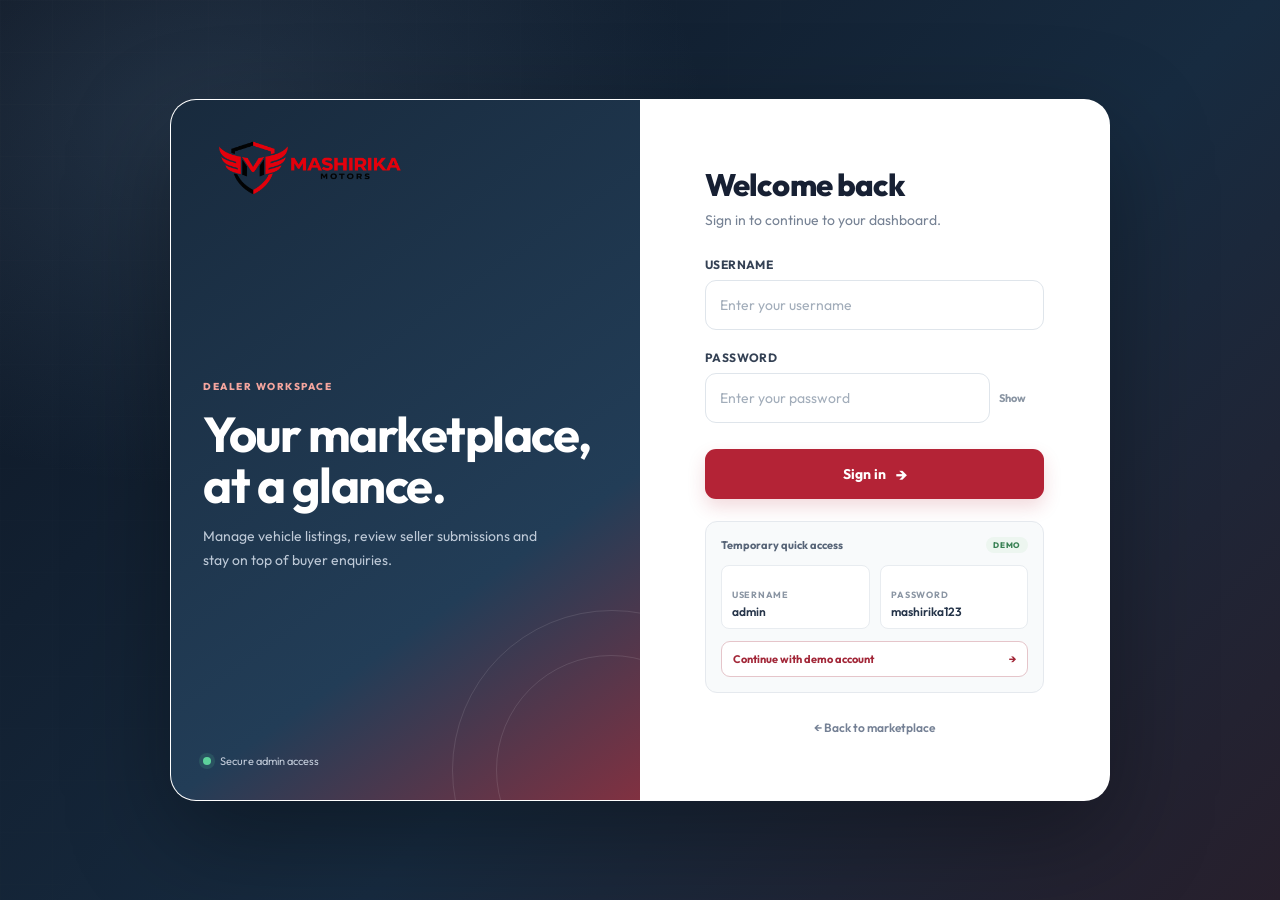
<file: admin.html>
<!DOCTYPE html>
<html lang="en">
<head>
  <meta charset="UTF-8"/>
  <meta name="viewport" content="width=device-width,initial-scale=1.0"/>
  <title>Admin – Mashirika Motors</title>
  <link rel="stylesheet" href="css/admin.css"/>
  <link href="https://fonts.googleapis.com/css2?family=Outfit:wght@300;400;500;600;700;800;900&display=swap" rel="stylesheet"/>
  <link rel="icon" type="image/png" href="img/Mashirika_Motors_Logo.png"/>
</head>
<body>

<!-- ADMIN SIGN IN -->
<div id="login-page" class="login-page">
  <div class="login-shell">
    <section class="login-story">
      <img class="login-brand-image" src="img/Mashirika_Motors_Logo.png" alt="Mashirika Motors"/>
      <div class="login-story-copy"><span class="login-eyebrow">DEALER WORKSPACE</span><h1>Your marketplace,<br/>at a glance.</h1><p>Manage vehicle listings, review seller submissions and stay on top of buyer enquiries.</p></div>
      <div class="login-story-footer"><span class="login-story-dot"></span>Secure admin access</div>
      <div class="login-orbit login-orbit-one"></div><div class="login-orbit login-orbit-two"></div>
    </section>
    <section class="login-box">
      <span class="login-mobile-label">MASHIRIKA MOTORS · ADMIN</span>
      <h2>Welcome back</h2>
      <p>Sign in to continue to your dashboard.</p>
      <div id="login-error" class="login-error" style="display:none" role="alert">That username and password don’t match. Please try again.</div>
      <form class="login-form" onsubmit="event.preventDefault();doLogin()">
        <div class="form-field"><label for="login-user">Username</label><input type="text" id="login-user" name="username" placeholder="Enter your username" autocomplete="username" required/></div>
        <div class="form-field"><label for="login-pass">Password</label><div class="login-password-wrap"><input type="password" id="login-pass" name="password" placeholder="Enter your password" autocomplete="current-password" required/><button type="button" class="password-toggle" id="password-toggle" onclick="toggleAdminPassword()" aria-label="Show password" aria-pressed="false">Show</button></div></div>
        <button type="submit" class="btn-red full login-submit">Sign in <span aria-hidden="true">→</span></button>
        <div class="quick-access-box">
          <div class="quick-access-heading"><span>Temporary quick access</span><em>DEMO</em></div>
          <div class="quick-access-credentials"><div><small>Username</small><code>admin</code></div><div><small>Password</small><code>mashirika123</code></div></div>
          <button type="button" class="quick-access-button" onclick="quickAdminLogin()">Continue with demo account <span aria-hidden="true">→</span></button>
        </div>
      </form>
      <a class="login-back-link" href="index.html">← Back to marketplace</a>
    </section>
  </div>
</div>
<!-- DASHBOARD -->
<div id="dashboard" style="display:none">
  <aside class="sidebar">
    <div class="sidebar-logo">
      <img class="s-icon-image" src="img/Mashirika_Motors_Logo.png" alt="Mashirika Motors"/>
      <div><small>Admin Panel</small></div>
    </div>
    <nav>
      <button class="nav-btn active" id="nav-overview"   onclick="showView('overview')"><span class="nav-icon"><svg class="admin-icon" viewBox="0 0 24 24" fill="none" stroke="currentColor" stroke-width="1.8" stroke-linecap="round" stroke-linejoin="round" aria-hidden="true"><path d="M4 19V5m0 14h17M8 15l3-4 3 2 5-7"/></svg></span><span class="nav-label">Overview</span></button>
      <button class="nav-btn"        id="nav-list"       onclick="showView('list')"><span class="nav-icon"><svg class="admin-icon" viewBox="0 0 24 24" fill="none" stroke="currentColor" stroke-width="1.8" stroke-linecap="round" stroke-linejoin="round" aria-hidden="true"><path d="M5 17h14l1-6-2-4H6l-2 4 1 6Z M4 12h16"/></svg></span><span class="nav-label">All Listings</span></button>
      <button class="nav-btn" id="nav-hot-deals" onclick="showView('hot-deals')"><span class="nav-icon"><svg class="admin-icon" viewBox="0 0 24 24" fill="none" stroke="currentColor" stroke-width="1.8" stroke-linecap="round" stroke-linejoin="round" aria-hidden="true"><path d="m12 3 2.2 5.3L20 10l-5.8 1.7L12 17l-2.2-5.3L4 10l5.8-1.7L12 3Z"/><path d="m19 15 .8 2.2L22 18l-2.2.8L19 21l-.8-2.2L16 18l2.2-.8L19 15Z"/></svg></span><span class="nav-label">Hot Deals</span><span class="nav-badge" id="hot-deal-count">0/6</span></button>
      <button class="nav-btn"        id="nav-pending"    onclick="showView('pending')"><span class="nav-icon"><svg class="admin-icon" viewBox="0 0 24 24" fill="none" stroke="currentColor" stroke-width="1.8" stroke-linecap="round" stroke-linejoin="round" aria-hidden="true"><path d="M12 3a9 9 0 1 0 0 18 9 9 0 0 0 0-18ZM12 7v5l3 2"/></svg></span><span class="nav-label">Pending</span><span class="nav-badge" id="pending-badge" style="display:none">0</span></button>
      <button class="nav-btn"        id="nav-inquiries"  onclick="showView('inquiries')"><span class="nav-icon"><svg class="admin-icon" viewBox="0 0 24 24" fill="none" stroke="currentColor" stroke-width="1.8" stroke-linecap="round" stroke-linejoin="round" aria-hidden="true"><path d="M20 11a8 7 0 0 1-8 7l-5 2 1-4a7 7 0 1 1 12-5Z"/></svg></span><span class="nav-label">Inquiries</span><span class="nav-badge" id="inquiry-badge" style="display:none">0</span></button>
      <button class="nav-btn"        id="nav-add"        onclick="showView('add')"><span class="nav-icon"><svg class="admin-icon" viewBox="0 0 24 24" fill="none" stroke="currentColor" stroke-width="1.8" stroke-linecap="round" stroke-linejoin="round" aria-hidden="true"><path d="M12 5v14M5 12h14"/></svg></span><span class="nav-label">Add Car</span></button>
      <a href="index.html" target="_blank" class="nav-btn"><span class="nav-icon"><svg class="admin-icon" viewBox="0 0 24 24" fill="none" stroke="currentColor" stroke-width="1.8" stroke-linecap="round" stroke-linejoin="round" aria-hidden="true"><path d="M12 3a9 9 0 1 0 0 18 9 9 0 0 0 0-18ZM3 12h18"/></svg></span><span class="nav-label">View Site</span></a>
    </nav>
    <button class="nav-btn logout" onclick="doLogout()"><span class="nav-icon"><svg class="admin-icon" viewBox="0 0 24 24" fill="none" stroke="currentColor" stroke-width="1.8" stroke-linecap="round" stroke-linejoin="round" aria-hidden="true"><path d="M10 17l5-5-5-5m5 5H3"/></svg></span><span class="nav-label">Logout</span></button>
  </aside>

  <main class="admin-main">
    <div id="toast" class="toast" style="display:none"></div>

    <!-- OVERVIEW -->
    <div id="view-overview">
      <div class="page-header">
        <div><h1>Dashboard Overview</h1><p id="overview-date"></p></div>
        <button class="btn-red" onclick="showView('add')">+ Add New Car</button>
      </div>
      <div class="stats-grid" id="stats-grid"></div>
      <div class="overview-bottom">
        <div class="card flex-1">
          <div class="card-header"><h2>Recent Listings</h2><button class="btn-link" onclick="showView('list')">View all →</button></div>
          <div id="recent-listings"></div>
        </div>
        <div class="card" style="width:300px;min-width:260px">
          <div class="card-header"><h2>Stock by Make</h2></div>
          <div id="make-chart"></div>
        </div>
      </div>
    </div>

    <!-- ALL LISTINGS -->
    <div id="view-list" style="display:none">
      <div class="page-header">
        <div><h1>All Listings</h1><p id="list-subtitle"></p></div>
        <div style="display:flex;gap:10px;align-items:center;flex-wrap:wrap">
          <input type="text" id="search-listings" placeholder="Search cars…" oninput="filterTable()" class="search-input"/>
          <select id="filter-make" class="list-filter" onchange="filterTable()"><option value="">All makes</option></select>
          <select id="filter-status" class="list-filter" onchange="filterTable()"><option value="">All statuses</option><option value="approved">Live</option><option value="draft">Draft</option><option value="pending">Pending</option></select>
          <select id="filter-sort" class="list-filter" onchange="filterTable()"><option value="newest">Newest first</option><option value="price-high">Price: high to low</option><option value="price-low">Price: low to high</option><option value="year">Year: newest</option></select>
          <button class="btn-ghost-sm" onclick="exportListings()">Export CSV</button>
          <button class="btn-red" onclick="showView('add')">+ Add Car</button>
        </div>
      </div>
      <div class="card">
        <div class="table-wrap">
          <table>
            <thead>
              <tr><th>Image</th><th>Car</th><th>Year</th><th>Price</th><th>Condition</th><th>Location</th><th>Mileage</th><th>Status</th><th>Actions</th></tr>
            </thead>
            <tbody id="table-body"></tbody>
          </table>
        </div>
      </div>
    </div>

    <!-- HOMEPAGE HOT DEALS -->
    <div id="view-hot-deals" style="display:none">
      <div class="page-header">
        <div><h1>Homepage Hot Deals</h1><p>Choose up to six approved cars to feature in the marketplace section.</p></div>
        <span class="hot-deal-selection-count" id="hot-deal-selection-count">0 of 6 selected</span>
      </div>
      <div class="hot-deal-help card"><strong>How it works</strong><span>Select up to six cars below. Your picks appear in the homepage Hot Deals section, and only approved listings can be featured.</span></div>
      <div id="hot-deal-picker" class="hot-deal-picker"></div>
    </div>

    <!-- PENDING -->
    <div id="view-pending" style="display:none">
      <div class="page-header">
        <div><h1>Pending Approvals</h1><p id="pending-subtitle">Review new seller submissions before they go live.</p></div>
        <div class="pending-toolbar"><input type="search" id="pending-search" class="search-input" placeholder="Search submissions" oninput="loadPendingView()" aria-label="Search pending submissions"/></div>
      </div>
      <div id="pending-summary" class="pending-summary"></div>
      <div id="pending-list"></div>
    </div>

    <!-- INQUIRIES -->
    <div id="view-inquiries" style="display:none">
      <div class="page-header">
        <div><h1>Customer Inquiries</h1><p id="inquiries-subtitle">Messages from potential buyers</p></div>
        <div class="inquiry-toolbar">
          <input type="search" id="inquiry-search" class="search-input" placeholder="Search messages or customers" oninput="loadInquiriesView()" aria-label="Search inquiries"/>
          <select id="inquiry-filter" class="list-filter" onchange="loadInquiriesView()" aria-label="Filter inquiries"><option value="all">All messages</option><option value="unread">Unread</option><option value="read">Read</option></select>
        </div>
      </div>
      <div id="inquiries-summary" class="inquiries-summary"></div>
      <div id="inquiries-list"></div>
    </div>

    <!-- ADD / EDIT FORM -->
    <div id="view-form" style="display:none">
      <div class="page-header">
        <div><h1 id="form-title">Add New Car</h1><p id="form-subtitle">Fill in all the details below</p></div>
        <button class="btn-ghost-sm" onclick="showView('list')">← Back</button>
      </div>
      <div class="form-sections">

        <div class="card form-card">
          <div class="form-section-title"> Basic Information</div>
          <div class="form-grid">
            <div class="form-field"><label>Make *</label>
              <select id="f-make">
                <option value="">Select Make</option>
                <option>Toyota</option><option>Nissan</option><option>Subaru</option>
                <option>Mazda</option><option>Honda</option><option>Mercedes</option>
                <option>BMW</option><option>Mitsubishi</option><option>Isuzu</option>
                <option>Volkswagen</option><option>Hyundai</option><option>Kia</option>
              </select>
            </div>
            <div class="form-field"><label>Model *</label><input type="text" id="f-model" placeholder="e.g. Land Cruiser V8"/></div>
            <div class="form-field"><label>Year</label><input type="number" id="f-year" value="2024" min="1990" max="2026"/></div>
            <div class="form-field price-form-field"><label for="f-price">Asking price (KES) *</label><div class="currency-input-wrap"><span>KES</span><input type="text" id="f-price" inputmode="numeric" autocomplete="off" oninput="formatMoneyInput(this)" placeholder="e.g. 2,500,000" aria-describedby="f-price-help"/></div><small id="f-price-help">Enter any amount. Commas are added automatically.</small></div>
            <div class="form-field"><label>Mileage (km)</label><input type="number" id="f-mileage" value="0"/></div>
            <div class="form-field"><label>Color</label><input type="text" id="f-color" placeholder="e.g. Pearl White"/></div>
          </div>
        </div>

        <div class="card form-card">
          <div class="form-section-title"> Specifications</div>
          <div class="form-grid">
            <div class="form-field"><label>Condition</label>
              <select id="f-condition"><option>Used</option><option>New</option></select>
            </div>
            <div class="form-field"><label>Location</label>
              <select id="f-location">
                <option>Nairobi</option><option>Mombasa</option><option>Kisumu</option>
                <option>Nakuru</option><option>Eldoret</option><option>Thika</option><option>Nyeri</option>
              </select>
            </div>
            <div class="form-field"><label>Fuel Type</label>
              <select id="f-fuel"><option>Petrol</option><option>Diesel</option><option>Hybrid</option><option>Electric</option></select>
            </div>
            <div class="form-field"><label>Transmission</label>
              <select id="f-transmission"><option>Automatic</option><option>Manual</option></select>
            </div>
            <div class="form-field"><label>Drive</label>
              <select id="f-drive"><option>2WD</option><option>4WD</option><option>AWD</option></select>
            </div>
            <div class="form-field"><label>Engine (cc)</label>
              <input type="number" id="f-engine" placeholder="e.g. 2000"/>
            </div>
          </div>
        </div>

        <div class="card form-card">
          <div class="form-section-title"> Photos <span style="font-weight:400;color:#64748b;font-size:12px">(up to 10 — first photo is the cover)</span></div>
          <div id="img-manager">
            <!-- Rendered by renderImageManager() in admin.js -->
          </div>
        </div>

        <div class="card form-card">
          <div class="form-section-title"> Listing Details</div>
          <div class="form-grid">
            <div class="form-field"><label>Badge</label>
              <select id="f-badge">
                <option value="">No Badge</option>
                <option>Popular</option><option>Hot Deal</option><option>Featured</option><option>New</option>
              </select>
            </div>
            <div class="form-field"><label>Status</label>
              <select id="f-status">
                <option value="approved"> Approved (Live)</option>
                <option value="draft"> Draft (Hidden)</option>
              </select>
            </div>
            <div class="form-field"><label>Seller Name</label><input type="text" id="f-seller-name" placeholder="Dealer or owner name"/></div>
            <div class="form-field"><label>Seller Phone</label><input type="tel" id="f-seller-phone" placeholder="+254 700 000 000"/></div>
          </div>
          <div class="form-field" style="margin-top:14px">
            <label>Description</label>
            <textarea id="f-description" rows="4" placeholder="Describe condition, features, service history, extras…"></textarea>
          </div>
          <div class="form-actions">
            <button class="btn-red" onclick="saveCar()"> Save Listing</button>
            <button class="btn-ghost-sm" onclick="showView('list')">Cancel</button>
          </div>
        </div>

      </div>
    </div>

  </main>
</div>

<!-- DELETE MODAL -->
<div id="delete-modal" class="overlay-modal" style="display:none">
  <div class="modal-box-sm">
    <div style="font-size:48px;margin-bottom:12px"></div>
    <h3>Delete Listing?</h3>
    <p id="delete-modal-text">This action cannot be undone.</p>
    <div class="modal-actions">
      <button onclick="confirmDelete()" class="btn-danger">Yes, Delete</button>
      <button onclick="document.getElementById('delete-modal').style.display='none'" class="btn-ghost-sm">Cancel</button>
    </div>
  </div>
</div>

<!-- REJECT MODAL -->
<div id="reject-modal" class="overlay-modal" style="display:none">
  <div class="modal-box-sm">
    <div style="font-size:48px;margin-bottom:12px"></div>
    <h3>Reject Listing?</h3>
    <p id="reject-modal-text">This submission will be permanently removed.</p>
    <div class="modal-actions">
      <button onclick="confirmReject()" class="btn-danger">Yes, Reject</button>
      <button onclick="document.getElementById('reject-modal').style.display='none'" class="btn-ghost-sm">Cancel</button>
    </div>
  </div>
</div>

<!-- PREVIEW MODAL -->
<div id="preview-modal" class="overlay-modal" style="display:none" onclick="if(event.target===this)this.style.display='none'">
  <div class="modal-box-lg">
    <button onclick="document.getElementById('preview-modal').style.display='none'" class="modal-close-btn">✕</button>
    <div id="preview-content"></div>
  </div>
</div>

<script src="js/db.js"></script>
<script src="js/admin.js"></script>
</body>
</html>
</file>
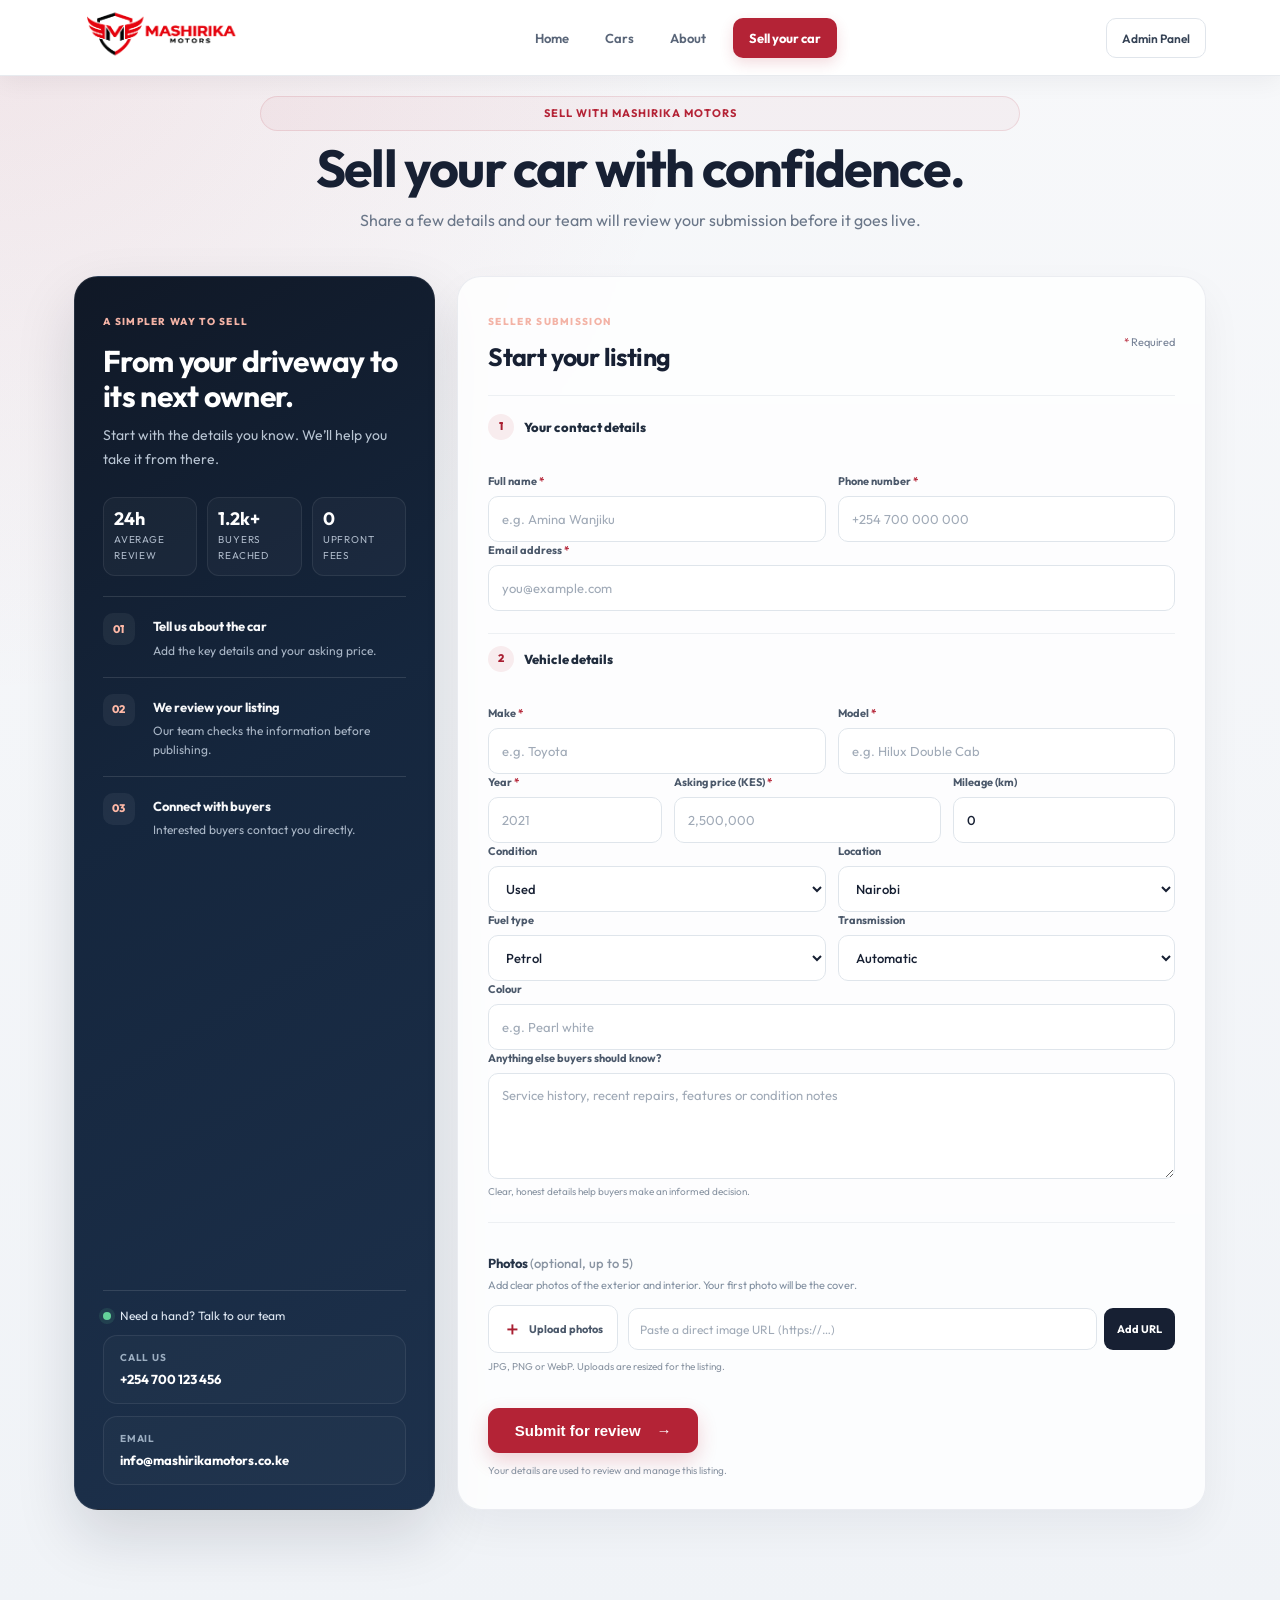
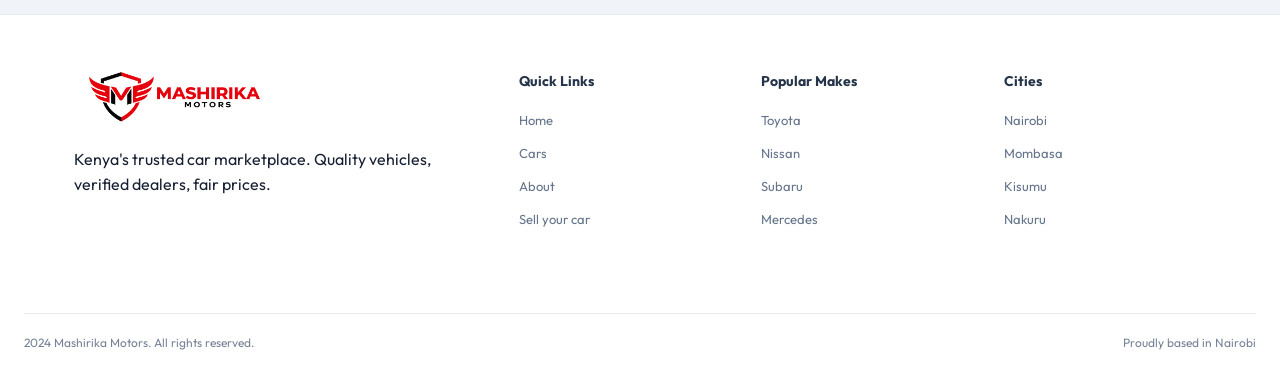
<file: sell.html>
<!DOCTYPE html>
<html lang="en">
<head>
  <meta charset="UTF-8"/>
  <meta name="viewport" content="width=device-width,initial-scale=1.0"/>
  <meta name="description" content="Sell your car with Mashirika Motors. Submit your vehicle details for review and connect with buyers across Kenya."/>
  <title>Sell Your Car | Mashirika Motors</title>
  <link rel="stylesheet" href="css/style.css"/>
  <link rel="preconnect" href="https://fonts.googleapis.com"/>
  <link href="https://fonts.googleapis.com/css2?family=Outfit:wght@300;400;500;600;700;800;900&display=swap" rel="stylesheet"/>
  <link rel="icon" type="image/png" href="img/Mashirika_Motors_Logo.png"/>
</head>
<body>
  <nav class="navbar" id="navbar">
    <div class="nav-inner">
      <a href="index.html#home" class="nav-logo">
        <img class="logo-image" src="img/Mashirika_Motors_Logo.png" alt="Mashirika Motors"/>
      </a>
      <ul class="nav-links">
        <li><a href="index.html#home">Home</a></li>
        <li><a href="cars.html">Cars</a></li>
        <li><a href="index.html#about">About</a></li>
        <li><a href="sell.html" aria-current="page" class="nav-sell-link">Sell your car</a></li>
      </ul>
      <button class="btn-admin" onclick="location.href='admin.html'">Admin Panel</button>
      <button class="hamburger" id="hamburger" aria-label="Menu" aria-expanded="false" aria-controls="mobile-menu">&#9776;</button>
    </div>
    <div class="mobile-menu" id="mobile-menu">
      <a href="index.html#home">Home</a>
      <a href="cars.html">Cars</a>
      <a href="index.html#about">About</a>
      <a href="sell.html" aria-current="page" class="nav-sell-link">Sell your car</a>
      <a href="admin.html">Admin Panel</a>
    </div>
  </nav>

  <main>
    <section class="sell-section">
      <div class="container">
        <div class="sell-section-heading">
          <div class="section-tag">Sell with Mashirika Motors</div>
          <h2>Sell your car with confidence.</h2>
          <p>Share a few details and our team will review your submission before it goes live.</p>
        </div>

        <div class="contact-grid sell-layout">
          <aside class="contact-info sell-aside">
            <div class="sell-aside-top">
              <span class="sell-aside-eyebrow">A simpler way to sell</span>
              <h3>From your driveway to its next owner.</h3>
              <p>Start with the details you know. We’ll help you take it from there.</p>
            </div>

            <div class="sell-highlights" aria-label="Why sell with us">
              <div><strong>24h</strong><span>average review</span></div>
              <div><strong>1.2k+</strong><span>buyers reached</span></div>
              <div><strong>0</strong><span>upfront fees</span></div>
            </div>

            <div class="sell-steps">
              <div class="sell-step"><span>01</span><div><strong>Tell us about the car</strong><p>Add the key details and your asking price.</p></div></div>
              <div class="sell-step"><span>02</span><div><strong>We review your listing</strong><p>Our team checks the information before publishing.</p></div></div>
              <div class="sell-step"><span>03</span><div><strong>Connect with buyers</strong><p>Interested buyers contact you directly.</p></div></div>
            </div>

            <div class="sell-contact-note"><span class="sell-live-dot"></span><span>Need a hand? Talk to our team</span></div>
            <div class="sell-contact-links">
              <a href="tel:+254700123456"><span>Call us</span><strong>+254 700 123 456</strong></a>
              <a href="mailto:info@mashirikamotors.co.ke"><span>Email</span><strong>info@mashirikamotors.co.ke</strong></a>
            </div>
          </aside>

          <div class="contact-form-box sell-form-box">
            <div class="sell-form-heading">
              <div><span class="sell-form-step">SELLER SUBMISSION</span><h3>Start your listing</h3></div>
              <span class="sell-required-note"><i>*</i> Required</span>
            </div>

            <form id="sell-form" class="sell-form" onsubmit="submitListing(event)">
              <fieldset class="sell-fieldset">
                <legend><span>1</span>Your contact details</legend>
                <div class="form-row">
                  <div class="sell-field"><label for="sell-name">Full name <i>*</i></label><input id="sell-name" type="text" name="name" placeholder="e.g. Amina Wanjiku" autocomplete="name" required/></div>
                  <div class="sell-field"><label for="sell-phone">Phone number <i>*</i></label><input id="sell-phone" type="tel" name="phone" placeholder="+254 700 000 000" autocomplete="tel" required/></div>
                </div>
                <div class="sell-field"><label for="sell-email">Email address <i>*</i></label><input id="sell-email" type="email" name="email" placeholder="you@example.com" autocomplete="email" required/></div>
              </fieldset>

              <fieldset class="sell-fieldset">
                <legend><span>2</span>Vehicle details</legend>
                <div class="form-row">
                  <div class="sell-field"><label for="sell-make">Make <i>*</i></label><input id="sell-make" type="text" name="car-make" placeholder="e.g. Toyota" autocomplete="off" required/></div>
                  <div class="sell-field"><label for="sell-model">Model <i>*</i></label><input id="sell-model" type="text" name="car-model" placeholder="e.g. Hilux Double Cab" autocomplete="off" required/></div>
                </div>
                <div class="form-row sell-three-col">
                  <div class="sell-field"><label for="sell-year">Year <i>*</i></label><input id="sell-year" type="number" name="car-year" min="1990" max="2026" placeholder="2021" inputmode="numeric" required/></div>
                  <div class="sell-field"><label for="sell-price">Asking price (KES) <i>*</i></label><input id="sell-price" type="text" name="car-price" inputmode="numeric" autocomplete="off" oninput="formatMoneyInput(this)" placeholder="2,500,000" required/></div>
                  <div class="sell-field"><label for="sell-mileage">Mileage (km)</label><input id="sell-mileage" type="number" name="mileage" min="0" step="1000" placeholder="e.g. 48,000" inputmode="numeric" value="0"/></div>
                </div>
                <div class="form-row">
                  <div class="sell-field"><label for="sell-condition">Condition</label><select id="sell-condition" name="condition"><option value="Used">Used</option><option value="New">New</option></select></div>
                  <div class="sell-field"><label for="sell-location">Location</label><select id="sell-location" name="location"><option value="Nairobi">Nairobi</option><option value="Mombasa">Mombasa</option><option value="Kisumu">Kisumu</option><option value="Nakuru">Nakuru</option><option value="Eldoret">Eldoret</option></select></div>
                </div>
                <div class="form-row">
                  <div class="sell-field"><label for="sell-fuel">Fuel type</label><select id="sell-fuel" name="fuel"><option value="Petrol">Petrol</option><option value="Diesel">Diesel</option><option value="Hybrid">Hybrid</option><option value="Electric">Electric</option></select></div>
                  <div class="sell-field"><label for="sell-transmission">Transmission</label><select id="sell-transmission" name="transmission"><option value="Automatic">Automatic</option><option value="Manual">Manual</option></select></div>
                </div>
                <div class="sell-field"><label for="sell-color">Colour</label><input id="sell-color" type="text" name="color" placeholder="e.g. Pearl white"/></div>
                <div class="sell-field"><label for="sell-message">Anything else buyers should know?</label><textarea id="sell-message" name="message" placeholder="Service history, recent repairs, features or condition notes" rows="4"></textarea><small>Clear, honest details help buyers make an informed decision.</small></div>
              </fieldset>

              <div class="sell-field sell-photos-field">
                <label>Photos <span>(optional, up to 5)</span></label>
                <p class="sell-photo-help">Add clear photos of the exterior and interior. Your first photo will be the cover.</p>
                <div id="seller-photo-grid" class="sell-photo-grid"></div>
                <div class="sell-photo-actions">
                  <label class="sell-upload-button" for="seller-photo-files"><span aria-hidden="true">＋</span> Upload photos<input id="seller-photo-files" type="file" accept="image/jpeg,image/png,image/webp" multiple/></label>
                  <div class="sell-url-add"><input id="seller-photo-url" type="url" inputmode="url" placeholder="Paste a direct image URL (https://…)" aria-label="Direct image URL"/><button type="button" onclick="addSellerPhotoUrl()">Add URL</button></div>
                </div>
                <p id="seller-photo-status" class="sell-photo-status" aria-live="polite">JPG, PNG or WebP. Uploads are resized for the listing.</p>
              </div>

              <div class="sell-submit-row">
                <button type="submit" class="btn-primary sell-submit">Submit for review <span aria-hidden="true">→</span></button>
                <p>Your details are used to review and manage this listing.</p>
              </div>
            </form>

            <div id="form-success" class="form-success sell-success" style="display:none" role="status" aria-live="polite">
              <div class="sell-success-mark" aria-hidden="true"></div>
              <span class="sell-form-step">SUBMISSION RECEIVED</span>
              <h3>Thanks — we have your car details.</h3>
              <p>Our team will review the listing and contact you using the details you provided.</p>
              <button type="button" onclick="resetSellerForm()" class="btn-primary">Submit another car</button>
            </div>
          </div>
        </div>
      </div>
    </section>
  </main>

  <footer class="footer">
    <div class="container footer-grid">
      <div>
        <div class="footer-logo"><img class="footer-car-image" src="img/Mashirika_Motors_Logo.png" alt="Mashirika Motors"/></div>
        <p>Kenya's trusted car marketplace. Quality vehicles, verified dealers, fair prices.</p>
      </div>
      <div>
        <h4>Quick Links</h4>
        <ul><li><a href="index.html#home">Home</a></li><li><a href="cars.html">Cars</a></li><li><a href="index.html#about">About</a></li><li><a href="sell.html" aria-current="page">Sell your car</a></li></ul>
      </div>
      <div>
        <h4>Popular Makes</h4>
        <ul><li><a href="#">Toyota</a></li><li><a href="#">Nissan</a></li><li><a href="#">Subaru</a></li><li><a href="#">Mercedes</a></li></ul>
      </div>
      <div>
        <h4>Cities</h4>
        <ul><li><a href="#">Nairobi</a></li><li><a href="#">Mombasa</a></li><li><a href="#">Kisumu</a></li><li><a href="#">Nakuru</a></li></ul>
      </div>
    </div>
    <div class="footer-bottom">
      <p> 2024 Mashirika Motors. All rights reserved.</p>
      <p>Proudly based in Nairobi</p>
    </div>
  </footer>

  <script src="js/db.js"></script>
  <script src="js/main.js"></script>
</body>
</html>
</file>
<file: css/admin.css>
/* ============================================================
   Mashirika Motors – Admin CSS (full rewrite)
   ============================================================ */
*, *::before, *::after { box-sizing: border-box; margin:0; padding:0; }
:root {
  --red:    #c8102e;
  --dark:   #0f172a;
  --mid:    #1e3a5f;
  --slate:  #64748b;
  --light:  #f1f5f9;
  --white:  #ffffff;
  --font:   'Outfit','Poppins',sans-serif;
  --sidebar:220px;
  --radius: 12px;
  --shadow: 0 1px 8px rgba(0,0,0,.07);
}
body { font-family: var(--font); background: var(--light); color: var(--dark); }

/* ── LOGIN ── */
.login-page {
  min-height:100vh; display:flex; align-items:center; justify-content:center;
  background:linear-gradient(135deg,var(--dark) 0%,#1e3a5f 100%);
}
.login-box {
  background:white; border-radius:20px; padding:40px;
  width:100%; max-width:400px; text-align:center;
  box-shadow:0 24px 64px rgba(0,0,0,.3);
}
.login-logo { font-size:48px; margin-bottom:14px; }
.login-box h2 { font-size:22px; font-weight:800; margin-bottom:6px; }
.login-box > p { color:var(--slate); font-size:13px; margin-bottom:20px; }
.login-error {
  background:#fff0f0; color:#dc2626; padding:10px 14px;
  border-radius:8px; font-size:13px; margin-bottom:16px;
}
.login-box small { display:block; color:#94a3b8; font-size:12px; margin-top:14px; }

/* ── FORM FIELDS (login) ── */
.form-field { display:flex; flex-direction:column; gap:6px; margin-bottom:14px; text-align:left; }
.form-field label { font-size:13px; font-weight:600; color:#374151; }
.form-field input, .form-field select, .form-field textarea {
  padding:11px 14px; border:1.5px solid #e2e8f0; border-radius:8px;
  font-size:14px; font-family:var(--font); outline:none; transition:border-color .2s;
  background:white; color:var(--dark);
}
.form-field input:focus, .form-field select:focus, .form-field textarea:focus { border-color:var(--red); }

/* ── BUTTONS ── */
.btn-red {
  display:inline-flex; align-items:center; gap:6px;
  background:var(--red); color:white; border:none;
  padding:10px 20px; border-radius:9px; font-weight:700;
  font-size:13px; cursor:pointer; font-family:var(--font); transition:background .2s;
}
.btn-red:hover { background:#a50d25; }
.btn-red.full { width:100%; justify-content:center; }
.btn-ghost-sm {
  background:#f1f5f9; color:var(--slate); border:none;
  padding:10px 18px; border-radius:9px; font-weight:600;
  font-size:13px; cursor:pointer; font-family:var(--font); transition:background .2s;
}
.btn-ghost-sm:hover { background:#e2e8f0; }
.btn-link { background:none; border:none; color:var(--red); font-weight:600; font-size:13px; cursor:pointer; font-family:var(--font); }
.btn-danger {
  background:#ef4444; color:white; border:none;
  padding:10px 18px; border-radius:9px; font-weight:700;
  font-size:13px; cursor:pointer; font-family:var(--font);
}
.btn-danger:hover { background:#dc2626; }

/* ── SIDEBAR ── */
#dashboard { display:flex; min-height:100vh; }
.sidebar {
  width:var(--sidebar); background:var(--dark); color:white;
  display:flex; flex-direction:column; position:fixed;
  top:0; left:0; bottom:0; z-index:100; overflow-y:auto;
}
.sidebar-logo {
  display:flex; align-items:center; gap:10px;
  padding:22px 18px; border-bottom:1px solid rgba(255,255,255,.08); flex-shrink:0;
}
.s-icon {
  width:36px; height:36px; background:var(--red); border-radius:8px;
  display:flex; align-items:center; justify-content:center; font-size:18px; flex-shrink:0;
}
.sidebar-logo strong { display:block; font-size:14px; font-weight:700; }
.sidebar-logo small  { display:block; font-size:11px; color:#64748b; }
.sidebar nav { flex:1; padding:10px; display:flex; flex-direction:column; gap:2px; }
.nav-btn {
  width:100%; display:flex; align-items:center; gap:10px;
  padding:10px 12px; border-radius:8px; border:none; cursor:pointer;
  font-size:13px; font-weight:500; font-family:var(--font);
  background:transparent; color:#94a3b8; text-decoration:none;
  transition:all .18s; position:relative;
}
.nav-btn:hover { background:rgba(255,255,255,.07); color:white; }
.nav-btn.active { background:rgba(200,16,46,.2); color:#f87171; }
.nav-btn.logout { margin:10px; width:auto; background:rgba(255,255,255,.05); flex-shrink:0; }
.nav-icon { font-size:16px; flex-shrink:0; }
.nav-label { flex:1; }
.nav-badge {
  background:var(--red); color:white; font-size:10px; font-weight:700;
  padding:2px 6px; border-radius:10px; min-width:18px; text-align:center;
  display:inline-flex; align-items:center; justify-content:center;
}

/* ── MAIN ── */
.admin-main { margin-left:var(--sidebar); flex:1; padding:28px; min-height:100vh; }

/* ── TOAST ── */
.toast {
  position:fixed; top:20px; right:20px; z-index:9999;
  padding:12px 20px; border-radius:10px; font-weight:600; font-size:14px;
  box-shadow:0 4px 20px rgba(0,0,0,.15); max-width:320px;
}
.toast.success { background:#10b981; color:white; }
.toast.error   { background:#ef4444; color:white; }

/* ── PAGE HEADER ── */
.page-header {
  display:flex; justify-content:space-between; align-items:flex-start;
  margin-bottom:24px; flex-wrap:wrap; gap:12px;
}
.page-header h1 { font-size:24px; font-weight:800; }
.page-header p  { color:var(--slate); margin-top:4px; font-size:14px; }

/* ── STATS GRID ── */
.stats-grid {
  display:grid; grid-template-columns:repeat(4,1fr);
  gap:14px; margin-bottom:24px;
}
.stat-card {
  background:white; border-radius:var(--radius); padding:18px 20px;
  box-shadow:var(--shadow); position:relative; overflow:hidden;
}
.stat-card.stat-clickable { cursor:pointer; transition:box-shadow .2s; }
.stat-card.stat-clickable:hover { box-shadow:0 4px 20px rgba(0,0,0,.12); }
.stat-icon  { font-size:22px; margin-bottom:8px; }
.stat-value { font-size:24px; font-weight:800; line-height:1; }
.stat-label { font-size:13px; font-weight:600; color:var(--dark); margin-top:4px; }
.stat-sub   { font-size:11px; color:#94a3b8; margin-top:3px; }

/* ── OVERVIEW BOTTOM ── */
.overview-bottom { display:flex; gap:16px; flex-wrap:wrap; }
.flex-1 { flex:1; min-width:0; }

/* ── CARD ── */
.card {
  background:white; border-radius:var(--radius);
  box-shadow:var(--shadow); overflow:hidden; margin-bottom:16px;
}
.card-header {
  padding:16px 20px; border-bottom:1px solid #f0f0f0;
  display:flex; justify-content:space-between; align-items:center;
}
.card-header h2 { font-size:15px; font-weight:700; }

/* ── RECENT ROWS ── */
.recent-row {
  display:flex; align-items:center; gap:12px;
  padding:12px 20px; border-bottom:1px solid #f8fafc;
}
.recent-row:last-child { border-bottom:none; }
.recent-img { flex-shrink:0; }
.recent-info { flex:1; min-width:0; }
.recent-name { font-weight:600; font-size:13px; }
.recent-meta { color:#94a3b8; font-size:12px; margin-top:2px; }

/* ── BAR CHART ── */
.bar-row { display:flex; align-items:center; gap:10px; padding:8px 20px; }
.bar-label { font-size:12px; font-weight:600; width:70px; flex-shrink:0; }
.bar-track { flex:1; height:8px; background:#f1f5f9; border-radius:4px; overflow:hidden; }
.bar-fill  { height:100%; background:var(--red); border-radius:4px; transition:width .5s ease; }
.bar-count { font-size:12px; font-weight:700; color:var(--slate); width:20px; text-align:right; }

/* ── TABLE ── */
.table-wrap { overflow-x:auto; }
table { width:100%; border-collapse:collapse; }
thead tr { background:#f8fafc; }
th {
  padding:11px 14px; text-align:left; font-size:11px;
  font-weight:700; color:var(--slate); text-transform:uppercase; letter-spacing:.5px;
  white-space:nowrap;
}
tbody tr { border-top:1px solid #f1f5f9; transition:background .15s; }
tbody tr:hover { background:#fafafa; }
td { padding:12px 14px; font-size:13px; color:#475569; vertical-align:middle; }

.t-badge {
  padding:3px 9px; border-radius:20px; font-size:11px; font-weight:700;
  white-space:nowrap;
}
.badge-new      { background:#d1fae5; color:#065f46; }
.badge-used     { background:#ede9fe; color:#5b21b6; }
.badge-approved { background:#d1fae5; color:#065f46; }
.badge-draft    { background:#f1f5f9; color:#64748b; }

.t-actions { display:flex; gap:6px; flex-wrap:nowrap; }
.btn-preview, .btn-edit, .btn-del {
  border:none; border-radius:6px; padding:6px 10px;
  cursor:pointer; font-size:12px; font-weight:600; font-family:var(--font);
  transition:all .15s; white-space:nowrap;
}
.btn-preview { background:#f0f9ff; color:#0369a1; border:1px solid #bae6fd; }
.btn-preview:hover { background:#0284c7; color:white; border-color:#0284c7; }
.btn-edit    { background:#f0fdf4; color:#166534; border:1px solid #bbf7d0; }
.btn-edit:hover    { background:#16a34a; color:white; border-color:#16a34a; }
.btn-del     { background:#fef2f2; color:#b91c1c; border:1px solid #fecaca; }
.btn-del:hover     { background:#dc2626; color:white; border-color:#dc2626; }

.search-input {
  padding:9px 14px; border:1.5px solid #e2e8f0; border-radius:8px;
  font-size:13px; font-family:var(--font); outline:none; width:220px;
  transition:border-color .2s;
}
.search-input:focus { border-color:var(--red); }

/* ── PENDING CARDS ── */
.pending-card {
  background:white; border-radius:var(--radius); margin-bottom:14px;
  box-shadow:var(--shadow); overflow:hidden; border-left:4px solid #f59e0b;
}
.pending-header {
  display:flex; justify-content:space-between; align-items:flex-start;
  padding:16px 20px; border-bottom:1px solid #f8fafc; flex-wrap:wrap; gap:10px;
}
.pending-title { display:flex; align-items:center; gap:10px; flex-wrap:wrap; }
.pending-title h3 { font-size:16px; font-weight:700; }
.pending-badge-tag {
  background:#fef3c7; color:#92400e; font-size:11px; font-weight:700;
  padding:3px 10px; border-radius:20px;
}
.pending-time { color:#94a3b8; font-size:12px; }
.pending-actions { display:flex; gap:8px; }
.btn-approve {
  background:#d1fae5; color:#065f46; border:1px solid #6ee7b7;
  padding:8px 16px; border-radius:8px; font-weight:700; font-size:13px;
  cursor:pointer; font-family:var(--font); transition:all .15s;
}
.btn-approve:hover { background:#10b981; color:white; border-color:#10b981; }
.btn-reject {
  background:#fee2e2; color:#b91c1c; border:1px solid #fca5a5;
  padding:8px 16px; border-radius:8px; font-weight:700; font-size:13px;
  cursor:pointer; font-family:var(--font); transition:all .15s;
}
.btn-reject:hover { background:#dc2626; color:white; border-color:#dc2626; }
.pending-body { padding:16px 20px; }
.pending-grid { display:grid; grid-template-columns:repeat(auto-fill,minmax(160px,1fr)); gap:10px; }
.pend-item { background:#f8fafc; border-radius:8px; padding:10px 12px; }
.pend-item small { display:block; font-size:10px; color:#94a3b8; text-transform:uppercase; letter-spacing:.4px; margin-bottom:2px; }
.pend-item strong { font-size:13px; font-weight:600; }
.pend-note { margin-top:12px; background:#fefce8; border-radius:8px; padding:10px 14px; font-size:13px; color:#713f12; line-height:1.5; }

/* ── INQUIRIES ── */
.inquiry-card {
  background:white; border-radius:var(--radius); margin-bottom:12px;
  box-shadow:var(--shadow); padding:16px 20px;
}
.inquiry-unread { border-left:4px solid #3b82f6; }
.inquiry-header {
  display:flex; justify-content:space-between; align-items:flex-start;
  margin-bottom:10px; flex-wrap:wrap; gap:8px;
}
.unread-dot {
  display:inline-block; width:8px; height:8px; background:#3b82f6;
  border-radius:50%; margin-right:6px;
}
.inq-car-tag {
  background:#f0f9ff; color:#0369a1; font-size:11px; font-weight:600;
  padding:3px 10px; border-radius:20px;
}
.inquiry-msg { color:#475569; font-size:14px; line-height:1.6; margin-bottom:12px; }
.inquiry-reply { display:flex; gap:8px; flex-wrap:wrap; }
.btn-reply {
  background:var(--dark); color:white; text-decoration:none;
  padding:8px 16px; border-radius:8px; font-size:12px; font-weight:600;
  transition:background .15s;
}
.btn-reply:hover { background:#1e293b; }
.btn-reply-phone {
  background:#f0fdf4; color:#166534; text-decoration:none;
  padding:8px 14px; border-radius:8px; font-size:12px; font-weight:600;
  border:1px solid #bbf7d0;
}
.btn-mark-read {
  background:#f0f9ff; color:#0369a1; border:1px solid #bae6fd;
  padding:4px 10px; border-radius:6px; font-size:11px; font-weight:600;
  cursor:pointer; font-family:var(--font);
}
.btn-del-sm {
  background:#fef2f2; color:#b91c1c; border:1px solid #fecaca;
  padding:4px 8px; border-radius:6px; font-size:12px; cursor:pointer; font-family:var(--font);
}
.btn-del-sm:hover { background:#dc2626; color:white; }

/* ── EMPTY STATE ── */
.empty-state {
  text-align:center; padding:60px 24px; color:#94a3b8;
  background:white; border-radius:var(--radius); box-shadow:var(--shadow);
}
.empty-state > *:first-child { font-size:56px; display:block; margin-bottom:14px; }
.empty-state h3 { font-size:18px; font-weight:700; color:#475569; margin-bottom:6px; }
.empty-state p  { font-size:14px; }

/* ── FORM SECTIONS ── */
.form-sections { display:flex; flex-direction:column; gap:16px; }
.form-card { padding:20px 22px; }
.form-section-title { font-size:14px; font-weight:700; color:var(--dark); margin-bottom:16px; padding-bottom:10px; border-bottom:1px solid #f0f0f0; }
.form-grid { display:grid; grid-template-columns:1fr 1fr; gap:14px; }
.form-field { display:flex; flex-direction:column; gap:6px; }
.form-field label { font-size:12px; font-weight:700; color:#374151; text-transform:uppercase; letter-spacing:.4px; }
.form-field input, .form-field select, .form-field textarea {
  padding:10px 14px; border:1.5px solid #e2e8f0; border-radius:8px;
  font-size:14px; font-family:var(--font); outline:none; transition:border-color .2s;
  background:white; color:var(--dark);
}
.form-field input:focus, .form-field select:focus, .form-field textarea:focus { border-color:var(--red); }
.form-field textarea { resize:vertical; }
.form-actions { display:flex; gap:10px; margin-top:20px; padding-top:16px; border-top:1px solid #f0f0f0; }

/* ── IMAGE UPLOAD ── */
.img-upload-area { }
.img-tabs { display:flex; gap:6px; margin-bottom:14px; }
.img-tab {
  padding:8px 16px; border-radius:8px; border:1.5px solid #e2e8f0;
  background:white; font-size:13px; font-weight:600; cursor:pointer;
  font-family:var(--font); transition:all .15s; color:var(--slate);
}
.img-tab.active { background:var(--dark); color:white; border-color:var(--dark); }
.img-panel { }
.file-drop {
  display:flex; align-items:center; justify-content:center;
  border:2px dashed #cbd5e1; border-radius:10px; padding:32px 20px;
  cursor:pointer; transition:border-color .2s; background:#f8fafc;
}
.file-drop:hover { border-color:var(--red); background:#fff5f5; }
.file-drop input[type="file"] { display:none; }
.drop-inner { text-align:center; pointer-events:none; }
.drop-inner p { font-size:14px; color:var(--dark); }
.drop-inner small { color:#94a3b8; font-size:12px; }
.url-input {
  width:100%; padding:11px 14px; border:1.5px solid #e2e8f0; border-radius:8px;
  font-size:14px; font-family:var(--font); outline:none; transition:border-color .2s;
}
.url-input:focus { border-color:var(--red); }
.img-preview-box {
  position:relative; border-radius:10px; overflow:hidden;
  background:#f8fafc; border:1px solid #e2e8f0; max-width:320px;
}
.img-preview-box img { display:block; width:100%; max-height:200px; object-fit:cover; }
.img-clear {
  position:absolute; top:8px; right:8px; background:rgba(0,0,0,.7); color:white;
  border:none; border-radius:6px; padding:5px 10px; font-size:11px; font-weight:600;
  cursor:pointer; font-family:var(--font);
}

/* ── MODALS ── */
.overlay-modal {
  position:fixed; inset:0; background:rgba(0,0,0,.55); z-index:9998;
  display:flex; align-items:center; justify-content:center; padding:16px;
}
.modal-box-sm {
  background:white; border-radius:16px; padding:32px; max-width:380px; width:100%;
  text-align:center; box-shadow:0 20px 60px rgba(0,0,0,.3);
}
.modal-box-sm h3 { font-size:18px; font-weight:800; margin-bottom:8px; }
.modal-box-sm p  { color:#64748b; font-size:14px; margin-bottom:22px; }
.modal-actions { display:flex; gap:10px; justify-content:center; }
.modal-box-lg {
  background:white; border-radius:20px; max-width:560px; width:100%;
  overflow:hidden; max-height:90vh; overflow-y:auto; position:relative; padding:24px;
}
.modal-close-btn {
  position:absolute; top:14px; right:14px; background:#f1f5f9; border:none;
  width:34px; height:34px; border-radius:50%; cursor:pointer;
  font-size:14px; display:flex; align-items:center; justify-content:center;
  font-family:var(--font); font-weight:700; color:var(--slate);
}

/* ── RESPONSIVE ── */
@media (max-width:1100px) {
  .stats-grid { grid-template-columns:repeat(4,1fr); }
}
@media (max-width:900px) {
  .stats-grid { grid-template-columns:1fr 1fr; }
  .form-grid  { grid-template-columns:1fr; }
  .overview-bottom { flex-direction:column; }
  .overview-bottom .card { width:100% !important; }
}
@media (max-width:640px) {
  :root { --sidebar:64px; }
  .sidebar-logo div, .nav-label, .sidebar-logo small { display:none; }
  .s-icon { margin:0 auto; }
  .sidebar-logo { justify-content:center; }
  .admin-main { padding:16px; }
  .stats-grid { grid-template-columns:1fr 1fr; }
}

/* ── Multi-image manager ── */
.img-items-grid {
  display:grid; grid-template-columns:repeat(auto-fill, minmax(140px,1fr));
  gap:10px; margin-bottom:14px;
}
.img-item {
  border:1.5px solid #e2e8f0; border-radius:10px; overflow:hidden;
  background:#f8fafc; display:flex; flex-direction:column;
}
.img-item-preview {
  height:100px; background:linear-gradient(135deg,#0f172a,#1e3a5f);
  overflow:hidden; flex-shrink:0;
}
.img-item-preview img {
  width:100%; height:100%; object-fit:cover; display:block;
}
.img-item-meta {
  padding:6px 8px; display:flex; flex-direction:column; gap:2px; flex:1;
}
.img-type-tag {
  font-size:10px; font-weight:700; color:#64748b;
  text-transform:uppercase; letter-spacing:.4px;
}
.img-num { font-size:12px; font-weight:600; color:#0f172a; }
.img-num em { font-style:normal; color:#c8102e; }
.img-item-btns {
  display:flex; gap:4px; padding:6px 8px; border-top:1px solid #f0f0f0;
  background:white;
}
.img-item-btns button {
  flex:1; border:1px solid #e2e8f0; background:white; border-radius:5px;
  font-size:12px; cursor:pointer; padding:4px; transition:all .15s;
  font-family:var(--font);
}
.img-item-btns button:hover { background:#f1f5f9; }
.img-remove-btn { color:#dc2626 !important; border-color:#fecaca !important; }
.img-remove-btn:hover { background:#dc2626 !important; color:white !important; }

.img-add-row {
  display:flex; gap:10px; align-items:center; flex-wrap:wrap;
  margin-bottom:8px;
}
.img-add-url-wrap {
  display:flex; gap:6px; flex:1; min-width:200px;
}
.url-input-inline {
  flex:1; padding:9px 12px; border:1.5px solid #e2e8f0; border-radius:8px;
  font-size:13px; font-family:var(--font); outline:none; transition:border-color .2s;
}
.url-input-inline:focus { border-color:var(--red); }
.btn-add-img {
  background:var(--dark); color:white; border:none;
  padding:9px 16px; border-radius:8px; font-size:13px; font-weight:600;
  cursor:pointer; font-family:var(--font); white-space:nowrap; transition:background .15s;
  display:inline-flex; align-items:center; gap:6px;
}
.btn-add-img:hover { background:#1e293b; }
.btn-upload-lbl { cursor:pointer; }

.img-count-note {
  font-size:12px; color:#94a3b8; padding:2px 0;
}

/* ── Pending card photo strip ── */
.pend-photos {
  display:flex; gap:8px; flex-wrap:wrap; margin-top:12px;
}
.pend-photo {
  width:100px; height:72px; object-fit:cover; border-radius:7px;
  border:1.5px solid #e2e8f0;
}

/* Refined admin workspace */
:root { --red:#b42336; --dark:#111827; --mid:#23354d; --light:#f3f5f8; --radius:15px; --shadow:0 5px 20px rgba(15,23,42,.055); }
body { color:#172033; }
.login-page { background:radial-gradient(circle at 78% 22%,rgba(180,35,54,.28),transparent 28%),linear-gradient(140deg,#101827,#243b55); }
.login-box { border:1px solid rgba(255,255,255,.65); border-radius:22px; padding:42px; box-shadow:0 28px 80px rgba(0,0,0,.3); }
.login-logo { width:68px; height:68px; display:grid; place-items:center; margin:0 auto 18px; border-radius:19px; color:#fff; background:var(--red); box-shadow:0 10px 24px rgba(180,35,54,.25); }
.login-box h2 { letter-spacing:-.5px; }
.sidebar { box-shadow:8px 0 28px rgba(15,23,42,.09); }
.sidebar-logo { padding:24px 18px; }
.nav-btn { padding:11px 13px; border-radius:10px; }
.nav-btn.active { background:rgba(180,35,54,.22); color:#ff9ba6; }
.admin-main { padding:34px clamp(20px,3vw,44px); }
.page-header { align-items:center; margin-bottom:28px; }
.page-header h1 { font-size:28px; letter-spacing:-.7px; }
.page-header p { line-height:1.55; }
.stats-grid { gap:17px; }
.stat-card { border:1px solid #e9edf2; border-radius:16px; padding:21px; }
.card, .pending-card, .inquiry-card { border:1px solid #e9edf2; border-radius:16px; box-shadow:var(--shadow); }
.card-header { padding:18px 21px; }
th { padding:13px 16px; }
td { padding:14px 16px; }
tbody tr:hover { background:#f8fafc; }
.form-card { padding:23px; }
.form-section-title { font-size:15px; }
.form-field input, .form-field select, .form-field textarea, .search-input { min-height:44px; border-radius:9px; }
button, a, select, input, textarea { -webkit-tap-highlight-color:transparent; }
:focus-visible { outline:3px solid rgba(180,35,54,.42); outline-offset:2px; }
@media (max-width:760px) {
  :root { --sidebar:68px; }
  .admin-main { padding:22px 16px; }
  .page-header h1 { font-size:24px; }
  .page-header { align-items:flex-start; }
  .search-input { width:min(100%,220px); }
}
@media (max-width:640px) {
  :root { --sidebar:0px; }
  #dashboard { display:block; padding-top:62px; }
  .sidebar { right:0; bottom:auto; width:100%; height:62px; flex-direction:row; overflow:visible; }
  .sidebar-logo { padding:10px 12px; border:0; }
  .sidebar-logo div, .sidebar-logo small { display:block; }
  .sidebar-logo strong { display:none; }
  .s-icon { width:40px; height:40px; }
  .sidebar nav { padding:8px 4px; flex-direction:row; justify-content:space-around; gap:2px; }
  .nav-btn { width:auto; min-width:40px; justify-content:center; padding:9px; }
  .nav-label, .nav-badge { display:none; }
  .nav-btn.logout { margin:8px 7px 8px 0; width:auto; }
  .admin-main { margin-left:0; padding:20px 14px 36px; }
  .stats-grid { grid-template-columns:1fr 1fr; gap:10px; }
  .stat-card { padding:15px; }
  .overview-bottom { flex-direction:column; }
  .overview-bottom .card { width:100% !important; min-width:0 !important; }
  .form-grid { grid-template-columns:1fr; }
  .page-header > div:last-child { width:100%; }
  .page-header > div:last-child .search-input { width:100%; }
  .table-wrap { margin-inline:-2px; }
}
@media (max-width:390px) {
  .sidebar-logo { padding-inline:6px; }
  .sidebar nav { padding-inline:0; }
  .nav-btn { min-width:34px; padding:8px 6px; }
  .nav-icon { font-size:15px; }
}
.login-logo-image { display:block; width:68px; height:68px; margin:0 auto 18px; border-radius:19px; object-fit:cover; box-shadow:0 10px 24px rgba(180,35,54,.25); }
.s-icon-image { display:block; width:36px; height:36px; flex:none; border-radius:8px; object-fit:cover; }
@media (max-width:640px) { .s-icon-image { width:40px; height:40px; margin:0 auto; } }
.login-logo-image { width:250px; height:145px; margin:0 auto 12px; border-radius:0; object-fit:contain; box-shadow:none; }
.s-icon-image { width:156px; height:62px; border-radius:0; object-fit:contain; }
@media(max-width:640px) { .s-icon-image { width:40px; height:40px; object-fit:cover; object-position:left center; } }.login-logo-image { width:285px; height:110px; object-fit:cover; object-position:center; }
.s-icon-image { width:174px; height:58px; object-fit:cover; object-position:center; }
/* Admin sign-in screen redesign */
.login-page { position:relative; min-height:100vh; padding:36px 22px; overflow:hidden; background:radial-gradient(ellipse at 16% 14%,rgba(94,126,157,.25),transparent 33%),linear-gradient(135deg,#0d1522,#172b40 58%,#271f2c); }
.login-page::before { content:""; position:absolute; inset:0; opacity:.17; background-image:linear-gradient(rgba(255,255,255,.06) 1px,transparent 1px),linear-gradient(90deg,rgba(255,255,255,.06) 1px,transparent 1px); background-size:52px 52px; mask-image:linear-gradient(130deg,#000,transparent 70%); }
.login-shell { position:relative; z-index:1; display:grid; grid-template-columns:1fr 1fr; width:min(100%,940px); min-height:550px; overflow:hidden; border:1px solid rgba(255,255,255,.22); border-radius:26px; background:#fff; box-shadow:0 35px 100px rgba(0,0,0,.34); }
.login-story { position:relative; display:flex; flex-direction:column; overflow:hidden; padding:32px; color:#fff; background:linear-gradient(145deg,#182a3d,#223d57 68%,#813141); }
.login-brand-image { position:relative; z-index:2; display:block; width:218px; height:82px; object-fit:cover; object-position:center; }
.login-story-copy { position:relative; z-index:2; margin:auto 0; padding:24px 0 45px; }
.login-eyebrow, .login-mobile-label { color:#f4a59e; font-size:10px; font-weight:800; letter-spacing:.15em; }
.login-story-copy h1 { margin:15px 0 14px; color:#fff; font-size:clamp(36px,4vw,49px); line-height:1.04; letter-spacing:-1.5px; }
.login-story-copy p { max-width:340px; color:#bdc9d7; font-size:14px; line-height:1.7; }
.login-story-footer { position:relative; z-index:2; display:flex; align-items:center; gap:9px; color:#c3ccda; font-size:11px; }
.login-story-dot { width:8px; height:8px; border-radius:50%; background:#5dd29b; box-shadow:0 0 0 4px rgba(93,210,155,.14); }
.login-orbit { position:absolute; width:320px; height:320px; right:-132px; bottom:-130px; border:1px solid rgba(255,255,255,.11); border-radius:50%; }
.login-orbit-two { width:230px; height:230px; right:-86px; bottom:-85px; }
.login-box { display:flex; flex-direction:column; justify-content:center; width:auto; max-width:none; padding:clamp(32px,5vw,64px); border-radius:0; box-shadow:none; text-align:left; }
.login-mobile-label { display:none; margin-bottom:11px; color:#a32a3c; }
.login-box h2 { margin-bottom:7px; color:#172033; font-size:31px; letter-spacing:-.9px; }
.login-box > p { margin-bottom:28px; color:#768294; font-size:14px; }
.login-error { margin-bottom:18px; padding:12px 14px; border:1px solid #f3c9ce; border-radius:10px; background:#fff5f5; color:#a91f32; font-size:12px; line-height:1.5; }
.login-form { display:grid; gap:4px; }
.login-form .form-field { gap:8px; margin-bottom:16px; }
.login-form .form-field label { color:#344154; font-size:12px; font-weight:700; }
.login-form .form-field input { min-height:50px; padding:12px 14px; border:1px solid #dfe5eb; border-radius:11px; font-size:14px; }
.login-form .form-field input::placeholder { color:#a2adba; }
.login-form .form-field input:focus { border-color:#b42336; box-shadow:0 0 0 3px rgba(180,35,54,.1); }
.login-password-wrap { position:relative; }
.login-password-wrap input { padding-right:66px !important; }
.password-toggle { position:absolute; top:50%; right:9px; transform:translateY(-50%); padding:7px 9px; border:0; border-radius:7px; background:transparent; color:#8a95a3; cursor:pointer; font:700 11px var(--font); }
.password-toggle:hover { background:#f3f5f7; color:#344154; }
.login-submit { min-height:50px; justify-content:center; gap:10px; margin-top:6px; border-radius:11px; font-size:14px; box-shadow:0 8px 18px rgba(180,35,54,.17); }
.login-submit span { font-size:17px; }
.login-back-link { align-self:center; margin-top:27px; color:#758195; font-size:12px; font-weight:600; text-decoration:none; }
.login-back-link:hover { color:#a91f32; }
.login-box :focus-visible { outline:3px solid rgba(180,35,54,.32); outline-offset:2px; }
@media(max-width:700px) {
 .login-page { padding:18px; }
 .login-shell { grid-template-columns:1fr; width:min(100%,460px); min-height:0; border-radius:22px; }
 .login-story { min-height:185px; padding:19px 22px; }
 .login-brand-image { width:160px; height:60px; }
 .login-story-copy { display:none; }
 .login-story-footer { margin-top:auto; }
 .login-orbit { width:190px; height:190px; right:-65px; bottom:-105px; }
 .login-orbit-two { width:130px; height:130px; right:-35px; bottom:-75px; }
 .login-box { padding:30px 24px 28px; }
 .login-mobile-label { display:block; }
 .login-box h2 { font-size:27px; }
 .login-box > p { margin-bottom:23px; }
}
@media(max-width:360px) {
 .login-page { padding:10px; }
 .login-box { padding:26px 18px 24px; }
 .login-story { min-height:160px; }
}
.quick-access-box { margin-top:18px; padding:15px; border:1px solid #e5e9ee; border-radius:12px; background:#f8fafb; }
.quick-access-heading { display:flex; align-items:center; justify-content:space-between; gap:8px; color:#586578; font-size:11px; font-weight:700; }
.quick-access-heading em { padding:3px 7px; border-radius:20px; background:#edf6f0; color:#398154; font-size:8px; font-style:normal; font-weight:800; letter-spacing:.08em; }
.quick-access-credentials { display:grid; grid-template-columns:1fr 1fr; gap:10px; margin:12px 0; }
.quick-access-credentials > div { min-width:0; display:grid; gap:4px; padding:9px 10px; border:1px solid #e8ecf0; border-radius:8px; background:#fff; }
.quick-access-credentials small { color:#8a95a3; font-size:9px; font-weight:700; letter-spacing:.08em; text-transform:uppercase; }
.quick-access-credentials code { overflow-wrap:anywhere; color:#253449; font:600 12px var(--font); }
.quick-access-button { width:100%; display:flex; align-items:center; justify-content:space-between; padding:10px 11px; border:1px solid #e5c5ca; border-radius:9px; background:#fff; color:#a22738; cursor:pointer; font:700 11px var(--font); }
.quick-access-button:hover { background:#fff4f5; border-color:#d89ba4; }
.login-form { gap:4px; }
/* Complete admin dashboard visual system */
:root { --admin-ink:#111827; --admin-muted:#6b7280; --admin-line:#e7e7ea; --admin-panel:#fff; --admin-bg:#f3f4f6; --admin-red:#c8102e; --admin-red-soft:#fff1f3; }
body:has(#dashboard[style*="display: flex"]) { background:var(--admin-bg); }
#dashboard { background:var(--admin-bg); }
#dashboard .sidebar { width:248px; background:#0f1116; color:#fff; border-right:1px solid rgba(255,255,255,.06); box-shadow:10px 0 28px rgba(0,0,0,.08); }
#dashboard .sidebar-logo { min-height:94px; padding:15px 18px; border-bottom:1px solid rgba(255,255,255,.08); gap:10px; }
#dashboard .s-icon-image { width:168px; height:62px; object-fit:cover; object-position:center; border-radius:0; }
#dashboard .sidebar-logo small { color:rgba(255,255,255,.7); font-size:10px; font-weight:700; letter-spacing:.1em; text-transform:uppercase; }
#dashboard .sidebar nav { padding:20px 13px; gap:5px; }
#dashboard .nav-btn { min-height:44px; padding:0 13px; border-radius:10px; color:#d0d7df; font-size:13px; font-weight:600; }
#dashboard .nav-btn:hover { color:#fff; background:rgba(255,255,255,.05); }
#dashboard .nav-btn.active { color:#fff; background:linear-gradient(135deg,#c8102e,#8a0f25); box-shadow:0 8px 16px rgba(200,16,46,.18); }
#dashboard .nav-icon { display:grid; place-items:center; width:25px; height:25px; font-size:16px; }
#dashboard .nav-badge { min-width:21px; height:21px; padding:0 6px; border-radius:7px; background:#f87171; font-size:10px; }
#dashboard .nav-btn.logout { min-height:42px; margin:12px; border:1px solid rgba(255,255,255,.08); background:rgba(255,255,255,.03); color:#e5e7eb; }
#dashboard .nav-btn.logout:hover { border-color:rgba(255,255,255,.15); background:rgba(200,16,46,.15); color:#fff; }
#dashboard .admin-main { min-width:0; margin-left:248px; padding:34px clamp(22px,3.2vw,48px) 54px; background:var(--admin-bg); }
#dashboard .page-header { min-height:78px; margin-bottom:25px; padding-bottom:20px; border-bottom:1px solid #e6eaf0; align-items:center; }
#dashboard .page-header h1 { color:#111827; font-size:28px; font-weight:800; letter-spacing:-.8px; }
#dashboard .page-header p { color:#687385; font-size:13px; }
#dashboard .stats-grid { grid-template-columns:repeat(4,minmax(0,1fr)); gap:14px; margin-bottom:20px; }
#dashboard .stat-card { min-height:147px; padding:19px; border:1px solid #eceef2; border-radius:15px; background:#fff; box-shadow:0 3px 12px rgba(17,24,39,.03); transition:transform .18s,box-shadow .18s,border-color .18s; }
#dashboard .stat-card:hover { border-color:#dfe4eb; box-shadow:0 10px 24px rgba(17,24,39,.08); }
#dashboard .stat-card.stat-clickable:hover { transform:translateY(-2px); cursor:pointer; }
#dashboard .stat-icon { width:36px; height:36px; display:grid; place-items:center; margin-bottom:15px; border-radius:11px; background:#fff1f3; font-size:17px; }
#dashboard .stat-value { overflow:hidden; font-size:24px; font-weight:800; letter-spacing:-.7px; text-overflow:ellipsis; white-space:nowrap; }
#dashboard .stat-label { margin-top:7px; color:#1f2937; font-size:12px; font-weight:700; }
#dashboard .stat-sub { margin-top:4px; color:#7b8798; font-size:10px; }
#dashboard .overview-bottom { display:grid; grid-template-columns:minmax(0,1fr) 320px; gap:16px; align-items:start; }
#dashboard .overview-bottom .card { width:auto !important; min-width:0 !important; margin:0; }
#dashboard .card, #dashboard .pending-card, #dashboard .inquiry-card { border:1px solid #e7ebf0; border-radius:15px; background:#fff; box-shadow:0 3px 13px rgba(21,34,52,.035); }
#dashboard .card-header { min-height:58px; padding:15px 19px; border-bottom:1px solid #edf0f3; }
#dashboard .card-header h2 { color:#243247; font-size:13px; font-weight:800; }
#dashboard .btn-link { color:#a92336; font-size:11px; }
#dashboard .recent-row { min-height:70px; padding:12px 19px; border-bottom:1px solid #f0f2f5; }
#dashboard .recent-name { color:#28364a; font-size:12px; }
#dashboard .recent-meta { color:#8994a3; font-size:10px; }
#dashboard .recent-img img { border-radius:9px; object-fit:cover; }
#dashboard .bar-row { padding:11px 19px; }
#dashboard .bar-label { color:#536175; font-size:11px; }
#dashboard .bar-track { height:7px; background:#f0f2f5; }
#dashboard .bar-fill { background:linear-gradient(90deg,#b42336,#d35a68); }
#dashboard .bar-count { color:#536175; font-size:11px; }
#dashboard .search-input { width:min(260px,45vw); min-height:42px; padding:9px 13px; border:1px solid #dfe5eb; border-radius:10px; background:#fff; }
#dashboard .search-input:focus { border-color:#b42336; box-shadow:0 0 0 3px rgba(180,35,54,.08); }
#dashboard .table-wrap { border-radius:0 0 15px 15px; }
#dashboard table { min-width:930px; }
#dashboard thead tr { background:#f8f9fb; }
#dashboard th { padding:13px 14px; color:#8490a0; font-size:9px; letter-spacing:.1em; }
#dashboard td { padding:12px 14px; color:#526074; font-size:11px; }
#dashboard tbody tr { border-top:1px solid #eef1f4; }
#dashboard tbody tr:hover { background:#fafbfc; }
#dashboard .t-badge { display:inline-flex; align-items:center; min-height:22px; padding:3px 8px; border-radius:7px; font-size:9px; }
#dashboard .t-actions { gap:5px; }
#dashboard .btn-preview, #dashboard .btn-edit, #dashboard .btn-del { padding:6px 8px; border-radius:7px; font-size:10px; }
#dashboard .pending-card { margin-bottom:14px; border-left:3px solid #e7a72c; }
#dashboard .pending-header { padding:17px 20px; border-bottom:1px solid #eff2f5; }
#dashboard .pending-title h3 { color:#253449; font-size:14px; }
#dashboard .pending-time { font-size:10px; }
#dashboard .pending-body { padding:17px 20px; }
#dashboard .pend-item { border:1px solid #edf0f3; border-radius:10px; background:#f9fafb; }
#dashboard .pend-item small { color:#8490a0; }
#dashboard .pend-item strong { color:#344154; font-size:12px; }
#dashboard .inquiry-card { padding:19px 20px; }
#dashboard .inquiry-header strong { color:#263449; font-size:13px; }
#dashboard .inquiry-msg { color:#677487; font-size:12px; }
#dashboard .form-sections { max-width:980px; gap:14px; }
#dashboard .form-card { padding:22px 24px; border:1px solid #e9ebf0; background:#fff; border-radius:18px; box-shadow:0 10px 30px rgba(17,24,39,.04); }
#dashboard .form-section-title { margin-bottom:18px; padding-bottom:10px; color:#111827; font-size:13px; font-weight:800; letter-spacing:.06em; text-transform:uppercase; border-bottom:1px solid #eef1f5; }
#dashboard .form-grid { gap:16px; }
#dashboard .form-field label { color:#475467; font-size:10px; letter-spacing:.08em; font-weight:700; text-transform:uppercase; }
#dashboard .form-field input, #dashboard .form-field select, #dashboard .form-field textarea { min-height:44px; padding:10px 12px; border:1px solid #dfe5eb; border-radius:10px; font-size:12px; background:#fff; color:#111827; }
#dashboard .form-field input:focus, #dashboard .form-field select:focus, #dashboard .form-field textarea:focus { border-color:#c8102e; box-shadow:0 0 0 3px rgba(200,16,46,.08); }
#dashboard .form-field .currency-input-wrap { display:flex; align-items:center; border:1px solid #dfe5eb; border-radius:10px; background:#fff; overflow:hidden; }
#dashboard .form-field .currency-input-wrap span { padding:0 12px; min-height:44px; display:flex; align-items:center; justify-content:center; background:#fff1f3; color:#7a0f20; font-size:11px; font-weight:800; letter-spacing:.08em; text-transform:uppercase; border-right:1px solid #f2d7dd; }
#dashboard .form-field .currency-input-wrap input { border:none; box-shadow:none; background:transparent; }
#dashboard .form-field .currency-input-wrap input:focus { box-shadow:none; }
#dashboard .form-actions { margin-top:18px; }
#dashboard .btn-red { min-height:40px; padding:10px 15px; border-radius:9px; font-size:11px; background:linear-gradient(135deg,#c8102e,#8f1227); border:none; }
#dashboard .btn-ghost-sm { min-height:40px; padding:10px 14px; border-radius:9px; font-size:11px; border:1px solid #e7ebf0; background:#fff; color:#374151; }
#dashboard .empty-state { border:1px dashed #dce2e9; box-shadow:none; }
#dashboard .toast { top:18px; right:22px; border-radius:10px; font-size:12px; }
#dashboard .overlay-modal { backdrop-filter:blur(5px); }
#dashboard .modal-box-sm, #dashboard .modal-box-lg { border:1px solid #e7ebf0; border-radius:17px; box-shadow:0 25px 80px rgba(15,23,42,.22); }
#dashboard :focus-visible { outline:3px solid rgba(180,35,54,.3); outline-offset:2px; }
@media(max-width:1100px) {
 #dashboard .stats-grid { grid-template-columns:repeat(4,minmax(0,1fr)); }
 #dashboard .overview-bottom { grid-template-columns:minmax(0,1fr) 280px; }
}
@media(max-width:900px) {
 #dashboard .overview-bottom { grid-template-columns:1fr; }
 #dashboard .overview-bottom .card:last-child { width:100% !important; }
}
@media(max-width:760px) {
 #dashboard .sidebar { width:68px; background:#fff; }
 #dashboard .sidebar-logo { min-height:70px; justify-content:center; padding:10px 7px; }
 #dashboard .s-icon-image { width:48px; height:42px; object-fit:cover; object-position:left center; }
 #dashboard .sidebar-logo div, #dashboard .nav-label, #dashboard .nav-badge { display:none; }
 #dashboard .sidebar nav { padding:14px 7px; }
 #dashboard .nav-btn { justify-content:center; min-width:0; padding:8px; }
 #dashboard .nav-icon { font-size:16px; }
 #dashboard .nav-btn.logout { margin:10px 7px; }
 #dashboard .admin-main { margin-left:68px; padding:24px 18px 40px; }
 #dashboard .stats-grid { grid-template-columns:repeat(2,minmax(0,1fr)); }
}
@media(max-width:640px) {
 #dashboard { padding-top:60px; }
 #dashboard .sidebar { position:fixed; top:0; right:0; bottom:auto; width:100%; height:60px; flex-direction:row; align-items:center; overflow:hidden; border-right:0; border-bottom:1px solid #e6eaf0; box-shadow:0 4px 16px rgba(20,33,50,.06); }
 #dashboard .sidebar-logo { width:58px; min-height:0; height:60px; flex:none; padding:7px; border:0; }
 #dashboard .s-icon-image { width:44px; height:42px; }
 #dashboard .sidebar nav { min-width:0; flex:1; height:60px; padding:7px 3px; flex-direction:row; align-items:center; justify-content:space-around; overflow-x:auto; }
 #dashboard .nav-btn { width:38px; height:40px; min-height:40px; flex:none; padding:7px; }
 #dashboard .nav-btn.logout { width:38px; height:40px; margin:0 8px 0 2px; flex:none; }
 #dashboard .nav-icon { font-size:15px; }
 #dashboard .admin-main { margin:0; padding:21px 14px 36px; }
 #dashboard .page-header { min-height:0; padding-bottom:17px; align-items:flex-start; }
 #dashboard .page-header h1 { font-size:23px; }
 #dashboard .page-header p { font-size:11px; }
 #dashboard .page-header > div:last-child { width:100%; }
 #dashboard .page-header > div:last-child .search-input { width:100%; }
 #dashboard .search-input { width:min(100%,220px); }
 #dashboard .stats-grid { gap:9px; }
 #dashboard .stat-card { min-height:132px; padding:14px; }
 #dashboard .stat-icon { width:31px; height:31px; margin-bottom:11px; }
 #dashboard .stat-value { font-size:20px; }
 #dashboard .stat-label { font-size:10px; }
 #dashboard .stat-sub { font-size:9px; }
 #dashboard .overview-bottom { gap:12px; }
 #dashboard .overview-bottom .card { width:100% !important; min-width:0 !important; }
 #dashboard .form-grid { grid-template-columns:1fr; }
 #dashboard .form-card { padding:18px 15px; }
 #dashboard .form-actions { flex-wrap:wrap; }
 #dashboard .pending-header { padding:15px; }
 #dashboard .pending-body { padding:14px; }
 #dashboard .pending-actions { width:100%; }
 #dashboard .pending-actions button { flex:1; }
 #dashboard .table-wrap { margin:0; }
 #dashboard .toast { top:68px; right:12px; left:12px; max-width:none; }
}
@media(max-width:380px) {
 #dashboard .sidebar-logo { width:49px; }
 #dashboard .sidebar-logo img { width:39px; }
 #dashboard .nav-btn, #dashboard .nav-btn.logout { width:34px; }
 #dashboard .sidebar nav { justify-content:flex-start; gap:3px; }
 #dashboard .stats-grid { grid-template-columns:1fr 1fr; }
}/* Listing tools and consistent dashboard icons */
#dashboard .admin-icon { width:17px; height:17px; display:inline-block; vertical-align:middle; flex:none; }
#dashboard .nav-icon .admin-icon { width:19px; height:19px; }
#dashboard .stat-icon .admin-icon { width:20px; height:20px; color:#5c6878; }
#dashboard .list-filter { min-height:42px; max-width:170px; padding:8px 30px 8px 11px; border:1px solid #dfe5eb; border-radius:10px; background:#fff; color:#536175; font:600 11px var(--font); }
#dashboard .list-filter:focus { border-color:#b42336; outline:0; box-shadow:0 0 0 3px rgba(180,35,54,.08); }
#dashboard .btn-hot { padding:6px 8px; border:1px solid #f1d7a4; border-radius:7px; background:#fffaf0; color:#9a6410; cursor:pointer; font:700 10px var(--font); white-space:nowrap; }
#dashboard .btn-hot.active { border-color:#b42336; background:#fff1f2; color:#a92336; }
#dashboard .btn-hot:hover { filter:brightness(.97); }
#dashboard .t-actions button { display:inline-flex; align-items:center; justify-content:center; gap:4px; white-space:nowrap; }
#dashboard .t-actions .admin-icon { width:13px; height:13px; }
@media(max-width:640px) {
 #dashboard .page-header > div:last-child { display:flex; flex-wrap:wrap; gap:8px; }
 #dashboard .list-filter { flex:1 1 42%; max-width:none; }
 #dashboard .search-input { flex:1 1 100%; width:100%; }
}
#dashboard .admin-photo-empty { display:flex; align-items:center; justify-content:center; overflow:hidden; border-radius:8px; background:linear-gradient(135deg,#263449,#526175); color:#d5dbe4; font-size:9px; font-weight:700; }
/* Admin picker for the six homepage Hot Deals */
#dashboard .hot-deal-selection-count { display:inline-flex; align-items:center; padding:9px 13px; border:1px solid #f1d7a4; border-radius:10px; background:#fffaf0; color:#9a6410; font-size:12px; font-weight:800; white-space:nowrap; }
#dashboard .hot-deal-help { display:flex; flex-direction:column; gap:5px; margin:0 0 16px; padding:16px 19px; }
#dashboard .hot-deal-help strong { color:#29364a; font-size:12px; }
#dashboard .hot-deal-help span { color:#788597; font-size:11px; line-height:1.5; }
#dashboard .hot-deal-picker { display:grid; grid-template-columns:repeat(2,minmax(0,1fr)); gap:12px; }
#dashboard .hot-deal-option { min-width:0; display:flex; align-items:center; gap:13px; padding:14px; border:1px solid #e7ebf0; border-radius:14px; background:#fff; box-shadow:0 3px 12px rgba(21,34,52,.035); }
#dashboard .hot-deal-option.selected { border-color:#e5aab2; box-shadow:0 0 0 2px rgba(180,35,54,.07); }
#dashboard .hot-deal-option-info { min-width:0; flex:1; display:flex; flex-direction:column; gap:5px; }
#dashboard .hot-deal-option-info strong { overflow:hidden; color:#29364a; font-size:12px; text-overflow:ellipsis; white-space:nowrap; }
#dashboard .hot-deal-option-info span { color:#a92336; font-size:11px; font-weight:700; }
#dashboard .hot-deal-option-info small { color:#8994a3; font-size:10px; text-transform:capitalize; }
#dashboard .hot-deal-pick { min-height:36px; padding:8px 10px; border:1px solid #dfe5eb; border-radius:8px; background:#fff; color:#556276; cursor:pointer; font:700 10px var(--font); white-space:nowrap; }
#dashboard .hot-deal-pick.picked { border-color:#b42336; background:#b42336; color:#fff; }
#dashboard .hot-deal-empty { padding:30px; color:#778396; font-size:13px; text-align:center; }
@media(max-width:900px) { #dashboard .hot-deal-picker { grid-template-columns:1fr; } }
@media(max-width:640px) {
 #dashboard .hot-deal-option { flex-wrap:wrap; }
 #dashboard .hot-deal-option-info { flex-basis:calc(100% - 115px); }
 #dashboard .hot-deal-pick { width:100%; }
 #dashboard #view-hot-deals .page-header { flex-wrap:wrap; }
}
/* Customer inquiries: inbox layout */
#dashboard .inquiry-toolbar { display:flex; align-items:center; gap:9px; }
#dashboard .inquiry-toolbar .search-input { width:min(300px,34vw); }
#dashboard .inquiry-toolbar .list-filter { min-width:135px; }
#dashboard .inquiries-summary { display:grid; grid-template-columns:repeat(3,minmax(0,1fr)); gap:12px; margin:0 0 17px; }
#dashboard .inquiry-stat { display:flex; justify-content:space-between; align-items:center; min-height:67px; padding:14px 17px; border:1px solid #e7ebf0; border-radius:13px; background:#fff; }
#dashboard .inquiry-stat span { color:#788597; font-size:11px; font-weight:600; }
#dashboard .inquiry-stat strong { color:#253449; font-size:21px; font-weight:800; }
#dashboard .inquiry-card { margin:0 0 12px; padding:0; overflow:hidden; border-left:3px solid transparent; transition:border-color .18s,box-shadow .18s; }
#dashboard .inquiry-card:hover { box-shadow:0 8px 25px rgba(21,34,52,.075); }
#dashboard .inquiry-card.inquiry-unread { border-left-color:#b42336; }
#dashboard .inquiry-card-head { display:flex; align-items:center; justify-content:space-between; gap:14px; padding:17px 19px 13px; }
#dashboard .inquiry-person { display:flex; align-items:center; min-width:0; gap:12px; }
#dashboard .inquiry-avatar { display:grid; place-items:center; width:42px; height:42px; flex:none; border-radius:13px; background:#f6e9eb; color:#a92336; font-size:12px; font-weight:800; }
#dashboard .inquiry-read .inquiry-avatar { background:#eef1f5; color:#687589; }
#dashboard .inquiry-person-copy { min-width:0; }
#dashboard .inquiry-name-row { display:flex; align-items:center; flex-wrap:wrap; gap:8px; }
#dashboard .inquiry-name-row h2 { margin:0; color:#243247; font-size:13px; font-weight:800; }
#dashboard .inquiry-status { padding:4px 7px; border-radius:20px; font-size:9px; font-weight:800; text-transform:uppercase; letter-spacing:.06em; }
#dashboard .inquiry-status.unread { background:#fff0f1; color:#a92336; }
#dashboard .inquiry-status.read { background:#f0f3f6; color:#748094; }
#dashboard .inquiry-date { display:block; margin-top:4px; color:#8a95a3; font-size:10px; }
#dashboard .inquiry-delete { min-height:32px; padding:6px 10px; border:1px solid #e5e9ef; border-radius:8px; background:#fff; color:#748094; cursor:pointer; font:700 10px var(--font); }
#dashboard .inquiry-delete:hover { border-color:#efc6cc; background:#fff5f6; color:#a92336; }
#dashboard .inquiry-card-meta { display:flex; flex-wrap:wrap; gap:7px; padding:0 19px 12px 73px; }
#dashboard .inquiry-card-meta > span { max-width:100%; overflow-wrap:anywhere; padding:5px 8px; border:1px solid #edf0f3; border-radius:7px; color:#687589; background:#fafbfc; font-size:10px; }
#dashboard .inquiry-card-meta .inquiry-vehicle { border-color:#e7e4f5; background:#f7f6fc; color:#625a8a; }
#dashboard .inquiry-message { margin:0 19px 14px 73px; padding:13px 14px; border-radius:10px; background:#f7f8fa; color:#48566a; font-size:12px; line-height:1.7; white-space:pre-wrap; overflow-wrap:anywhere; }
#dashboard .inquiry-no-message { color:#99a2af; font-style:italic; }
#dashboard .inquiry-card-actions { display:flex; align-items:center; flex-wrap:wrap; gap:8px; padding:0 19px 16px 73px; }
#dashboard .inquiry-action { display:inline-flex; align-items:center; justify-content:center; min-height:33px; padding:7px 10px; border:1px solid #e2e7ed; border-radius:8px; background:#fff; color:#536175; cursor:pointer; font:700 10px var(--font); text-decoration:none; transition:background .15s,border-color .15s,color .15s; }
#dashboard .inquiry-action-primary { border-color:#a92336; background:#a92336; color:#fff; }
#dashboard .inquiry-action-primary:hover { border-color:#861b2b; background:#861b2b; }
#dashboard .inquiry-action-secondary:hover, #dashboard .inquiry-action-quiet:hover { border-color:#cbd3dd; background:#f8f9fb; color:#253449; }
#dashboard .inquiry-empty { padding:46px 22px; border:1px dashed #dce2e9; border-radius:15px; background:#fff; text-align:center; }
#dashboard .inquiry-empty-mark { display:grid; place-items:center; width:42px; height:42px; margin:0 auto 13px; border-radius:13px; background:#f6e9eb; color:#a92336; font-size:11px; font-weight:900; }
#dashboard .inquiry-empty h2 { margin:0 0 6px; color:#29364a; font-size:15px; }
#dashboard .inquiry-empty p { margin:0; color:#8792a1; font-size:11px; }
@media(max-width:760px) {
 #dashboard .inquiry-toolbar { width:100%; }
 #dashboard .inquiry-toolbar .search-input { width:auto; flex:1; }
 #dashboard .inquiry-toolbar .list-filter { min-width:120px; }
 #dashboard .inquiries-summary { gap:8px; }
 #dashboard .inquiry-stat { min-height:58px; padding:10px; }
 #dashboard .inquiry-stat span { font-size:9px; }
 #dashboard .inquiry-stat strong { font-size:18px; }
}
@media(max-width:480px) {
 #dashboard .inquiry-card-head { align-items:flex-start; padding:14px 13px 11px; }
 #dashboard .inquiry-card-meta { padding:0 13px 11px; }
 #dashboard .inquiry-message { margin:0 13px 12px; }
 #dashboard .inquiry-card-actions { padding:0 13px 14px; }
 #dashboard .inquiry-delete { flex:none; }
 #dashboard .inquiry-toolbar { flex-wrap:wrap; }
 #dashboard .inquiry-toolbar .search-input { flex-basis:100%; width:100%; }
 #dashboard .inquiry-toolbar .list-filter { flex:1; }
}
/* Pending approval review workspace */
#dashboard .pending-toolbar { display:flex; align-items:center; gap:10px; }
#dashboard .pending-toolbar .search-input { width:min(280px,34vw); }
#dashboard .pending-summary { display:flex; align-items:center; justify-content:space-between; gap:15px; margin:0 0 15px; padding:13px 16px; border:1px solid #e8ecf1; border-radius:12px; background:#fff; }
#dashboard .pending-summary-item { display:flex; align-items:center; gap:8px; color:#687589; font-size:11px; }
#dashboard .pending-summary-item strong { color:#253449; font-size:17px; }
#dashboard .pending-summary-dot { width:8px; height:8px; border-radius:50%; background:#d49328; box-shadow:0 0 0 4px #fbf4e8; }
#dashboard .pending-summary > p { color:#8994a3; font-size:10px; }
#dashboard .pending-review-card { margin:0 0 15px; overflow:hidden; border:1px solid #e6eaf0; border-radius:16px; background:#fff; box-shadow:0 4px 16px rgba(21,34,52,.045); }
#dashboard .pending-review-head { display:flex; align-items:center; justify-content:space-between; gap:18px; padding:17px 20px; border-bottom:1px solid #edf0f3; background:linear-gradient(105deg,#fff,#fcfcfd); }
#dashboard .pending-review-title { min-width:0; display:flex; align-items:center; flex-wrap:wrap; gap:9px; }
#dashboard .pending-review-title h2 { flex-basis:100%; overflow-wrap:anywhere; color:#253449; font-size:17px; font-weight:800; letter-spacing:-.3px; }
#dashboard .pending-status { padding:5px 8px; border-radius:20px; background:#fff5df; color:#946313; font-size:9px; font-weight:800; text-transform:uppercase; letter-spacing:.07em; }
#dashboard .pending-submitted { color:#8994a3; font-size:10px; }
#dashboard .pending-price { flex:none; color:#a92336; font-size:19px; font-weight:900; letter-spacing:-.5px; }
#dashboard .pending-review-body { display:grid; grid-template-columns:minmax(190px,.7fr) minmax(0,1.5fr); gap:13px; padding:17px 20px; }
#dashboard .pending-seller-panel, #dashboard .pending-vehicle-panel, #dashboard .pending-photos-section, #dashboard .pending-submission-note { min-width:0; padding:14px; border:1px solid #edf0f3; border-radius:11px; background:#fafbfc; }
#dashboard .pending-seller-panel { display:flex; flex-direction:column; align-items:flex-start; gap:9px; }
#dashboard .pending-seller-panel > strong { color:#29364a; font-size:13px; }
#dashboard .pending-seller-panel > div { max-width:100%; overflow-wrap:anywhere; }
#dashboard .pending-section-label { display:flex; align-items:center; justify-content:space-between; gap:8px; margin-bottom:11px; color:#7e8999; font-size:9px; font-weight:800; text-transform:uppercase; letter-spacing:.1em; }
#dashboard .pending-section-label span { color:#9aa3af; font-size:9px; font-weight:600; letter-spacing:0; text-transform:none; }
#dashboard .pending-contact-link, #dashboard .pending-detail-value { color:#536175; font-size:10px; text-decoration:none; }
#dashboard .pending-contact-link:hover { color:#a92336; text-decoration:underline; }
#dashboard .pending-detail-grid { display:grid; grid-template-columns:repeat(3,minmax(0,1fr)); gap:8px; }
#dashboard .pending-detail-item { min-width:0; padding:9px 10px; border-radius:8px; background:#fff; }
#dashboard .pending-detail-item small { display:block; margin-bottom:4px; color:#929baa; font-size:8px; font-weight:700; text-transform:uppercase; letter-spacing:.06em; }
#dashboard .pending-detail-item strong { display:block; overflow-wrap:anywhere; color:#344154; font-size:10px; font-weight:700; }
#dashboard .pending-photos-section, #dashboard .pending-submission-note { grid-column:1 / -1; }
#dashboard .pending-photo-grid { display:flex; flex-wrap:wrap; gap:9px; }
#dashboard .pending-photo { display:block; width:100px; height:74px; overflow:hidden; border:1px solid #e6eaf0; border-radius:8px; background:#e9edf2; }
#dashboard .pending-photo img { display:block; width:100%; height:100%; object-fit:cover; }
#dashboard .pending-photo:hover img { transform:scale(1.04); }
#dashboard .pending-photo img { transition:transform .2s; }
#dashboard .pending-no-photos { color:#8994a3; font-size:10px; }
#dashboard .pending-submission-note p { color:#536175; font-size:11px; line-height:1.65; white-space:pre-wrap; overflow-wrap:anywhere; }
#dashboard .pending-review-actions { display:flex; align-items:center; justify-content:space-between; gap:12px; padding:13px 20px; border-top:1px solid #edf0f3; background:#fcfcfd; }
#dashboard .pending-review-actions > span { color:#8b95a3; font-size:10px; }
#dashboard .pending-review-actions > div { display:flex; gap:8px; }
#dashboard .pending-review-actions button { min-height:36px; padding:8px 13px; border-radius:8px; font:700 10px var(--font); cursor:pointer; }
#dashboard .pending-review-actions .btn-reject { border:1px solid #efd0d4; background:#fff; color:#a92336; }
#dashboard .pending-review-actions .btn-reject:hover { border-color:#a92336; background:#fff5f6; color:#a92336; }
#dashboard .pending-review-actions .btn-approve { border:1px solid #a92336; background:#a92336; color:#fff; }
#dashboard .pending-review-actions .btn-approve:hover { border-color:#861b2b; background:#861b2b; }
#dashboard .pending-empty { padding:42px 20px; border:1px dashed #dce2e9; border-radius:15px; background:#fff; text-align:center; }
#dashboard .pending-empty-mark { display:grid; place-items:center; width:42px; height:42px; margin:0 auto 12px; border-radius:12px; background:#f6e9eb; color:#a92336; font-size:11px; font-weight:900; }
#dashboard .pending-empty h2 { margin:0 0 6px; color:#29364a; font-size:15px; }
#dashboard .pending-empty p { margin:0; color:#8792a1; font-size:11px; }
/* Login recovery and logout state */
#login-error { border-left:3px solid #b42336; text-align:left; }
#login-page :focus-visible { outline:3px solid rgba(180,35,54,.34); outline-offset:2px; }
@media(max-width:760px) {
 #dashboard .pending-toolbar { width:100%; }
 #dashboard .pending-toolbar .search-input { width:100%; }
 #dashboard .pending-review-body { grid-template-columns:1fr; }
 #dashboard .pending-photos-section, #dashboard .pending-submission-note { grid-column:auto; }
 #dashboard .pending-review-actions { align-items:flex-start; flex-direction:column; }
 #dashboard .pending-review-actions > div { width:100%; }
 #dashboard .pending-review-actions button { flex:1; }
}
@media(max-width:480px) {
 #dashboard .pending-summary { align-items:flex-start; flex-direction:column; }
 #dashboard .pending-review-head { align-items:flex-start; flex-direction:column; padding:15px; }
 #dashboard .pending-review-body { padding:13px; }
 #dashboard .pending-detail-grid { grid-template-columns:repeat(2,minmax(0,1fr)); }
 #dashboard .pending-review-actions { padding:12px 13px; }
 #dashboard .page-header .pending-toolbar { width:100%; }
}
</file>
<file: css/style.css>
/* ============================================================
   Mashirika Motors – Main Site CSS
   ============================================================ */

*, *::before, *::after { box-sizing: border-box; margin: 0; padding: 0; }

:root {
  --red:    #c8102e;
  --red-deep:#8b0d22;
  --black:  #07090d;
  --charcoal:#111827;
  --mid:    #1a1f2b;
  --slate:  #64748b;
  --light:  #f5f5f5;
  --white:  #ffffff;
  --font:   'Outfit', 'Poppins', sans-serif;
  --radius: 14px;
  --shadow: 0 2px 16px rgba(0,0,0,.08);
}

html { scroll-behavior: smooth; }
body { font-family: var(--font); color: var(--dark); background: #fff; }

/* ── Utilities ── */
.container { max-width: 1100px; margin: 0 auto; padding: 0 24px; }
.center { text-align: center; }
.red { color: var(--red); }
.section-tag { font-size: 11px; font-weight: 700; color: var(--red); text-transform: uppercase; letter-spacing: 1px; margin-bottom: 10px; }

/* ── Buttons ── */
.btn-primary {
  display: inline-flex; align-items: center; gap: 8px;
  background: var(--red); color: #fff; text-decoration: none;
  padding: 13px 26px; border-radius: 10px; font-weight: 700; font-size: 15px;
  border: none; cursor: pointer; transition: background .2s, transform .15s;
}
.btn-primary:hover { background: #a50d25; transform: translateY(-1px); }
.btn-primary.full { width: 100%; justify-content: center; }
.btn-ghost {
  display: inline-flex; align-items: center; gap: 8px;
  background: rgba(255,255,255,.1); color: #fff; text-decoration: none;
  padding: 13px 26px; border-radius: 10px; font-weight: 600; font-size: 15px;
  border: 1px solid rgba(255,255,255,.25); transition: background .2s;
}
.btn-ghost:hover { background: rgba(255,255,255,.2); }
.btn-admin {
  background: var(--dark); color: #fff; border: none;
  padding: 8px 18px; border-radius: 8px; font-size: 13px;
  font-weight: 600; cursor: pointer; font-family: var(--font);
  transition: background .2s;
}
.btn-admin:hover { background: #1e293b; }
.btn-search {
  display: inline-flex; align-items: center; justify-content: center; gap: 8px;
  background: var(--red); color: #fff; border: 1px solid rgba(200,16,46,.2);
  padding: 0 18px; border-radius: 9px; font-weight: 700;
  font-size: 13px; letter-spacing: .08em; text-transform: uppercase;
  cursor: pointer; font-family: var(--font); min-height: 42px;
  box-shadow: 0 8px 18px rgba(200,16,46,.12); transition: background .2s, transform .15s;
}
.btn-search:hover { background: #a50d25; transform: translateY(-1px); }

/* ── Navbar ── */
.navbar {
  position: fixed; top: 0; left: 0; right: 0; z-index: 200;
  background: rgba(255,255,255,.95); backdrop-filter: blur(12px);
  border-bottom: 1px solid rgba(0,0,0,.06); height: 64px;
  transition: box-shadow .3s;
}
.navbar.scrolled { box-shadow: 0 4px 24px rgba(0,0,0,.1); }
.nav-inner {
  max-width: 1100px; margin: 0 auto; padding: 0 24px;
  height: 64px; display: flex; align-items: center; justify-content: space-between;
}
.nav-logo {
  display: flex; align-items: center; gap: 10px;
  text-decoration: none; font-weight: 800; font-size: 17px;
  letter-spacing: -.3px; color: var(--dark);
}
.logo-icon {
  width: 36px; height: 36px; background: var(--red); border-radius: 8px;
  display: flex; align-items: center; justify-content: center; font-size: 18px;
}
.nav-links { display: flex; gap: 28px; list-style: none; }
.nav-links a {
  text-decoration: none; color: #475569; font-size: 14px;
  font-weight: 500; transition: color .2s;
}
.nav-links a:hover { color: var(--red); }
.hamburger {
  display: none; background: none; border: none;
  font-size: 22px; cursor: pointer; color: var(--dark);
}
.mobile-menu {
  display: none; flex-direction: column; background: white;
  padding: 12px 24px; border-top: 1px solid #f0f0f0;
}
.mobile-menu.open { display: flex; }
.mobile-menu a {
  text-decoration: none; color: var(--dark);
  padding: 12px 0; font-weight: 500; border-bottom: 1px solid #f0f0f0;
}

@media (max-width: 768px) {
  .nav-links, .btn-admin { display: none; }
  .hamburger { display: block; }
}

/* ── Hero ── */
.hero {
  min-height: 100vh; padding-top: 64px;
  background: linear-gradient(90deg, #02050a 0%, #0b1421 46%, #0b1421 58%, #4a0b17 100%);
  display: flex; align-items: center; position: relative; overflow: hidden;
}
.hero::after {
  content:"";
  position:absolute;
  inset:0;
  background:linear-gradient(90deg, rgba(2,5,10,0.58) 0%, rgba(2,5,10,0.12) 40%, rgba(74,11,23,0.08) 100%);
}
.hero-bg {
  position: absolute; inset: 0;
  background:
    radial-gradient(circle at 20% 30%, rgba(255,255,255,.06) 0%, transparent 28%),
    linear-gradient(90deg, rgba(2,5,10,0.82), rgba(2,5,10,0.12) 50%, rgba(74,11,23,0.25));
}
.hero-inner {
  position: relative; max-width: 1280px; margin: 0 auto;
  padding: 90px 24px 82px; display: grid;
  grid-template-columns: 1.2fr 1fr; gap: 30px; align-items: center;
  width: 100%;
}
.hero-badge {
  display: inline-flex; align-items: center; gap: 8px;
  background: transparent; color: #f4b9c3;
  padding: 0; border-radius: 0; font-size: 12px; font-weight: 700;
  margin-bottom: 20px; border: none;
  letter-spacing: .12em; text-transform: uppercase;
}
.hero-badge span { color: var(--red); }
.hero-text h1 {
  font-size: clamp(52px, 6.1vw, 132px); font-weight: 900; color: #fff;
  line-height: 0.9; margin-bottom: 26px; letter-spacing: -4px;
}
.hero-text h1 .red { color: #ff6f8d; }
.hero-text p {
  color: rgba(255,255,255,.75); font-size: clamp(18px, 1.7vw, 24px); line-height: 1.45;
  margin-bottom: 32px; max-width: 620px;
}
.hero-btns { display: flex; gap: 14px; flex-wrap: wrap; }
.hero-btns .btn-primary {
  background: transparent; color: #fff; border: none; padding: 0;
  border-radius: 0; font-size: clamp(18px, 1.7vw, 24px); font-weight: 700;
  text-decoration: none; letter-spacing: -0.02em;
}
.hero-btns .btn-primary:hover { background: transparent; transform: translateY(-1px); }
.hero-btns .btn-primary span { color: #ff7d94; }
.hero-visual {
  position: relative; min-height: 500px; width: 100%;
  border: 1px solid rgba(255,255,255,.1); border-radius: 0;
  background: rgba(255,255,255,.02); overflow: hidden;
  box-shadow: 0 30px 70px rgba(0,0,0,.45);
  filter: drop-shadow(0 18px 42px rgba(200,16,46,.3));
}
.hero-visual img {
  display:block; width:100%; height:100%; min-height:500px; object-fit:cover; object-position:center;
}
.hero-image-label {
  position:absolute; left:18px; right:18px; bottom:18px;
  display:flex; justify-content:space-between; align-items:end; gap:12px;
  z-index:3; padding:14px 16px; border-radius:16px;
  background:rgba(8,10,14,.55); border:1px solid rgba(255,255,255,.12);
  backdrop-filter:blur(10px);
}
.hero-image-label span {
  color:rgba(255,255,255,.7); font-size:10px; letter-spacing:.12em; font-weight:700;
}
.hero-image-label strong {
  display:block; color:#fff; font-size:15px; margin-top:4px; font-weight:700;
}
.hero-image-index {
  position:absolute; right:18px; top:18px; z-index:3;
  padding:6px 10px; border-radius:999px; background:rgba(200,16,46,.72);
  color:#fff; font-size:10px; letter-spacing:.12em; font-weight:700;
}

@media (max-width: 768px) {
  .hero-inner {
    grid-template-columns: 1fr; gap: 20px; padding: 72px 24px 52px; text-align: left;
  }
  .hero-text h1 {
    letter-spacing: -2px; font-size: clamp(42px, 15vw, 82px);
  }
  .hero-text p {
    font-size: 18px; max-width: 100%;
  }
  .hero-btns { justify-content: flex-start; }
  .hero-visual, .hero-visual img { min-height: 300px; }
}

/* ── Search Bar ── */
.search-bar {
  background: white; padding: 28px 24px;
  box-shadow: 0 4px 30px rgba(0,0,0,.08);
  position: sticky; top: 64px; z-index: 100;
  border-bottom: 1px solid #f0f0f0;
}
.filters {
  display: flex; gap: 12px; flex-wrap: wrap; align-items: flex-end;
  max-width: 1100px; margin: 0 auto;
}
.filter-group { flex: 1 1 160px; display: flex; flex-direction: column; gap: 6px; }
.filter-group label {
  font-size: 11px; font-weight: 600; color: var(--slate);
  text-transform: uppercase; letter-spacing: .5px;
}
.filter-group select {
  padding: 10px 14px; border: 1.5px solid #e2e8f0; border-radius: 8px;
  font-size: 14px; color: var(--dark); background: white;
  font-family: var(--font); outline: none; transition: border-color .2s;
}
.filter-group select:focus { border-color: var(--red); }

/* ── Cars Section ── */
.cars-section { background: var(--light); padding: 60px 24px; }
.section-header {
  display: flex; justify-content: space-between; align-items: baseline;
  margin-bottom: 28px; flex-wrap: wrap; gap: 8px;
}
.section-header h2 { font-size: 32px; font-weight: 800; letter-spacing: -.5px; }
.section-header p { color: var(--slate); }
.cars-grid {
  display: grid; grid-template-columns: repeat(auto-fill, minmax(300px, 1fr));
  gap: 20px;
}
.no-results {
  text-align: center; padding: 60px 24px; color: #94a3b8;
}
.no-results div { font-size: 64px; margin-bottom: 16px; }
.no-results h3 { font-size: 18px; font-weight: 600; margin-bottom: 8px; }

/* ── Car Card ── */
.car-card {
  background: white; border-radius: var(--radius); overflow: hidden;
  box-shadow: var(--shadow); cursor: pointer;
  border: 1px solid #f0f0f0;
  transition: transform .25s cubic-bezier(.4,0,.2,1), box-shadow .25s;
}
.car-card:hover {
  transform: translateY(-4px);
  box-shadow: 0 12px 40px rgba(0,0,0,.14);
}
.car-thumb {
  background: linear-gradient(135deg, var(--dark), var(--mid));
  height: 160px; display: flex; align-items: center; justify-content: center;
  position: relative;
}
.car-emoji { font-size: 72px; }
.car-badge {
  position: absolute; top: 12px; right: 12px;
  color: white; font-size: 11px; font-weight: 700;
  padding: 4px 10px; border-radius: 20px; letter-spacing: .5px;
}
.car-cond {
  position: absolute; bottom: 12px; left: 12px;
  color: white; font-size: 11px; font-weight: 600;
  padding: 3px 10px; border-radius: 20px;
}
.cond-new  { background: #10b981; }
.cond-used { background: #6366f1; }
.car-body  { padding: 16px 18px 18px; }
.car-title { font-size: 17px; font-weight: 700; color: var(--dark); margin-bottom: 6px; }
.car-meta {
  display: flex; gap: 10px; color: var(--slate);
  font-size: 12px; margin-bottom: 14px; flex-wrap: wrap;
}
.car-footer { display: flex; justify-content: space-between; align-items: center; }
.car-price  { font-size: 20px; font-weight: 800; color: var(--red); }
.car-btn {
  background: var(--dark); color: white;
  padding: 7px 14px; border-radius: 8px; font-size: 12px; font-weight: 600;
}

/* ── Car Modal ── */
.modal {
  display: none; position: fixed; inset: 0;
  background: rgba(0,0,0,.6); z-index: 500;
  align-items: center; justify-content: center; padding: 16px;
}
.modal.active { display: flex; }
.modal-box {
  background: white; border-radius: 20px; max-width: 560px; width: 100%;
  overflow: hidden; max-height: 90vh; overflow-y: auto; position: relative;
}
.modal-close {
  position: absolute; top: 14px; right: 14px; z-index: 10;
  background: rgba(255,255,255,.2); border: none; color: white;
  width: 36px; height: 36px; border-radius: 50%; cursor: pointer;
  font-size: 16px; display: flex; align-items: center; justify-content: center;
}
.modal-thumb {
  background: linear-gradient(135deg, var(--dark), var(--mid));
  height: 220px; display: flex; align-items: center; justify-content: center;
  font-size: 96px; position: relative;
}
.modal-info { padding: 28px; }
.modal-info h2 { font-size: 24px; font-weight: 800; margin-bottom: 6px; }
.modal-price { font-size: 28px; font-weight: 900; color: var(--red); margin-bottom: 20px; }
.modal-details {
  display: grid; grid-template-columns: 1fr 1fr; gap: 10px; margin-bottom: 20px;
}
.detail-item {
  background: var(--light); border-radius: 10px; padding: 10px 14px;
}
.detail-item small {
  display: block; font-size: 11px; color: #94a3b8;
  text-transform: uppercase; letter-spacing: .5px; margin-bottom: 2px;
}
.detail-item strong { font-weight: 600; color: var(--dark); font-size: 14px; }
.modal-desc {
  background: var(--light); border-radius: 10px; padding: 14px;
  color: #475569; font-size: 14px; line-height: 1.6; margin-bottom: 20px;
}
.btn-call {
  display: flex; align-items: center; justify-content: center; gap: 8px;
  background: var(--red); color: white; padding: 14px 24px;
  border-radius: 12px; text-decoration: none; font-weight: 700; font-size: 16px;
  transition: background .2s;
}
.btn-call:hover { background: #a50d25; }

/* ── About ── */
.about-section { background: white; padding: 80px 24px; }
.about-grid {
  display: grid; grid-template-columns: 1fr 1fr; gap: 60px; align-items: center;
}
.about-text h2 { font-size: 40px; font-weight: 800; letter-spacing: -.5px; margin-bottom: 16px; line-height: 1.2; }
.about-text > p { color: #475569; font-size: 16px; line-height: 1.7; margin-bottom: 32px; }
.features-grid { display: grid; grid-template-columns: 1fr 1fr; gap: 14px; }
.feature-card {
  background: var(--light); border-radius: 12px; padding: 16px;
}
.feature-card div { font-size: 28px; margin-bottom: 8px; }
.feature-card h4 { font-weight: 700; font-size: 14px; margin-bottom: 4px; }
.feature-card p { font-size: 13px; color: var(--slate); }
.about-visual {
  text-align: center;
  background: linear-gradient(135deg, var(--dark), var(--mid));
  border-radius: 24px; padding: 60px; color: white;
}
.about-visual div { font-size: 100px; margin-bottom: 16px; }
.about-visual p { font-weight: 700; font-size: 18px; }
.about-visual span { font-size: 13px; color: var(--slate); }

@media (max-width: 768px) {
  .about-grid { grid-template-columns: 1fr; }
  .about-visual { display: none; }
}

/* ── Contact ── */
.contact-section { background: var(--light); padding: 80px 24px; }
.contact-section h2 { font-size: 40px; font-weight: 800; letter-spacing: -.5px; text-align: center; margin-bottom: 48px; }
.contact-grid { display: grid; grid-template-columns: 1fr 1.5fr; gap: 40px; }
.contact-info h3 { font-weight: 700; margin-bottom: 20px; font-size: 18px; }
.contact-item {
  display: flex; gap: 14px; margin-bottom: 18px; align-items: flex-start;
}
.contact-item > span {
  width: 44px; height: 44px; background: white; border-radius: 10px;
  display: flex; align-items: center; justify-content: center;
  font-size: 20px; box-shadow: 0 1px 8px rgba(0,0,0,.08); flex-shrink: 0;
}
.contact-item small { display: block; font-size: 12px; color: #94a3b8; margin-bottom: 2px; }
.contact-item strong { font-weight: 600; }
.contact-form-box {
  background: white; border-radius: 16px; padding: 28px;
  box-shadow: 0 1px 16px rgba(0,0,0,.07);
}
.contact-form-box h3 { font-weight: 700; font-size: 18px; margin-bottom: 20px; }
.contact-form-box form { display: grid; gap: 12px; }
.form-row { display: grid; grid-template-columns: 1fr 1fr; gap: 12px; }
.contact-form-box input,
.contact-form-box textarea {
  padding: 10px 14px; border: 1.5px solid #e2e8f0; border-radius: 8px;
  font-size: 14px; font-family: var(--font); outline: none;
  transition: border-color .2s; width: 100%;
}
.contact-form-box input:focus,
.contact-form-box textarea:focus { border-color: var(--red); }
.contact-form-box textarea { resize: vertical; }
.form-success {
  display: flex; flex-direction: column; align-items: center;
  justify-content: center; padding: 40px; text-align: center;
}
.form-success div { font-size: 56px; margin-bottom: 16px; }
.form-success h3 { font-size: 20px; font-weight: 700; margin-bottom: 8px; }
.form-success p { color: var(--slate); margin-bottom: 20px; }

@media (max-width: 768px) {
  .contact-grid { grid-template-columns: 1fr; }
  .form-row { grid-template-columns: 1fr; }
}

/* ── Footer ── */
.footer { background: var(--dark); color: white; padding: 48px 24px 24px; }
.footer-grid {
  display: grid; grid-template-columns: 2fr 1fr 1fr 1fr; gap: 40px;
  margin-bottom: 40px;
}
.footer-logo {
  display: flex; align-items: center; gap: 8px;
  font-weight: 800; font-size: 16px; margin-bottom: 14px;
}
.footer > .container > .footer-grid > div > p { color: #64748b; font-size: 13px; line-height: 1.7; }
.footer h4 { font-weight: 700; margin-bottom: 16px; font-size: 14px; }
.footer ul { list-style: none; display: flex; flex-direction: column; gap: 8px; }
.footer ul a { color: #64748b; text-decoration: none; font-size: 13px; transition: color .2s; }
.footer ul a:hover { color: white; }
.footer-bottom {
  border-top: 1px solid rgba(255,255,255,.08); padding-top: 20px;
  display: flex; justify-content: space-between; flex-wrap: wrap; gap: 8px;
}
.footer-bottom p { color: #475569; font-size: 12px; }

@media (max-width: 768px) {
  .footer-grid { grid-template-columns: 1fr 1fr; }
}
@media (max-width: 480px) {
  .footer-grid { grid-template-columns: 1fr; }
}

/* ── Real image in car thumb ── */
.car-thumb { position:relative; overflow:hidden; }
.car-img {
  width:100%; height:160px; object-fit:cover;
  display:block;
}
.car-img-fallback {
  font-size:72px; display:flex; align-items:center;
  justify-content:center; height:160px;
}

/* ── Car card real image ── */
.car-thumb { position:relative; overflow:hidden; height:160px; }
.car-img { width:100%; height:160px; object-fit:cover; display:block; }
.car-emoji { font-size:72px; display:flex; align-items:center; justify-content:center; height:160px; }
.photo-count {
  position:absolute; bottom:10px; right:10px;
  background:rgba(0,0,0,.6); color:white;
  font-size:11px; font-weight:600; padding:3px 8px; border-radius:20px;
}

/* ── Modal gallery ── */
.modal-gallery { position:relative; }
.modal-gallery-main {
  position:relative; overflow:hidden;
  background:linear-gradient(135deg,#0f172a,#1e3a5f);
}
.modal-gallery-main img {
  width:100%; height:220px; object-fit:cover; display:block;
}
.modal-thumb-empty {
  height:220px; display:flex; align-items:center; justify-content:center;
  font-size:96px; background:linear-gradient(135deg,#0f172a,#1e3a5f);
}
.gal-arrow {
  position:absolute; top:50%; transform:translateY(-50%);
  background:rgba(0,0,0,.5); color:white; border:none;
  width:36px; height:36px; border-radius:50%; cursor:pointer;
  font-size:22px; display:flex; align-items:center; justify-content:center;
  transition:background .15s; z-index:10;
}
.gal-arrow:hover { background:rgba(0,0,0,.8); }
.gal-prev { left:10px; }
.gal-next { right:10px; }
.gal-counter {
  position:absolute; bottom:10px; left:50%; transform:translateX(-50%);
  background:rgba(0,0,0,.55); color:white;
  font-size:11px; font-weight:600; padding:3px 10px; border-radius:20px;
}
.modal-thumbs {
  display:flex; gap:6px; padding:8px 10px;
  overflow-x:auto; background:#0f172a;
}
.modal-thumb-sm {
  width:70px; height:50px; object-fit:cover; border-radius:5px;
  cursor:pointer; border:2px solid transparent; flex-shrink:0; transition:border-color .15s;
}
.modal-thumb-sm.active { border-color:#c8102e; }
.modal-thumb-sm:hover  { border-color:#94a3b8; }

/* ── Sell form selects ── */
.contact-form-box select {
  padding:10px 14px; border:1.5px solid #e2e8f0; border-radius:8px;
  font-size:14px; font-family:var(--font); outline:none;
  transition:border-color .2s; width:100%; background:white; color:#0f172a;
}
.contact-form-box select:focus { border-color:var(--red); }

/* Refined marketplace presentation */
:root { --red:#b42336; --dark:#111827; --mid:#23354d; --slate:#64748b; --light:#f4f6f8; --radius:18px; --shadow:0 8px 28px rgba(15,23,42,.07); }
body { color:#172033; line-height:1.55; }
.container, .nav-inner, .hero-inner { max-width:1180px; }
.navbar { height:72px; background:rgba(255,255,255,.94); border-bottom-color:#e9edf2; }
.nav-inner { height:72px; }
.nav-logo { font-size:18px; }
.nav-links { gap:34px; }
.nav-links a { font-size:14px; padding:8px 0; }
.nav-links a:hover { color:var(--red); }
.btn-admin { padding:10px 17px; border-radius:10px; }
.hero { min-height: min(790px, 94vh); padding-top:72px; background:linear-gradient(118deg,#101a2d 0%,#1e334d 63%,#7e2638 125%); }
.hero-bg { opacity:.8; background:radial-gradient(ellipse at 78% 48%,rgba(245,158,11,.15),transparent 39%),radial-gradient(circle at 16% 84%,rgba(180,35,54,.3),transparent 40%); }
.hero-inner { grid-template-columns:1.05fr .95fr; gap:56px; padding:92px 24px 112px; }
.hero-badge { color:#ffd4aa; background:rgba(255,255,255,.08); border-color:rgba(255,255,255,.16); padding:8px 14px; }
.hero-text h1 { font-size:clamp(46px,6vw,76px); letter-spacing:-2.5px; line-height:1.01; }
.hero-text h1 .red { color:#f6a68f; }
.hero-text p { color:#c2ccda; font-size:18px; max-width:470px; }
.hero-visual { font-size:clamp(130px,18vw,230px); filter:drop-shadow(0 28px 50px rgba(0,0,0,.34)); }
.hero-stats { gap:0; margin-top:50px; padding-top:22px; border-top:1px solid rgba(255,255,255,.14); }
.hero-stats div { padding:0 24px; border-left:1px solid rgba(255,255,255,.16); }
.hero-stats div:first-child { padding-left:0; border:0; }
.hero-stats strong { font-size:18px; }
.hero-stats span { color:#aab7c8; }
.btn-primary { background:var(--red); border-radius:11px; padding:14px 23px; box-shadow:0 8px 20px rgba(180,35,54,.2); }
.btn-ghost { border-radius:11px; padding:13px 22px; }
.search-bar { top:72px; padding:20px 24px; border-bottom:0; box-shadow:0 12px 30px rgba(15,23,42,.08); }
.filters { gap:14px; }
.filter-group select, .contact-form-box input, .contact-form-box select, .contact-form-box textarea { min-height:48px; border:1px solid #dce2e9; border-radius:10px; }
.filter-group label { color:#516074; font-size:10px; letter-spacing:.8px; }
.btn-search { border-radius:10px; height:48px; padding-inline:22px; }
.search-button-icon { display:inline-block; width:17px; height:17px; margin-right:7px; vertical-align:-4px; }
.empty-search-icon svg { width:46px; height:46px; color:#aab4c2; }
.cars-section { padding:76px 24px 84px; background:#f5f7f9; }
.section-header { align-items:end; margin-bottom:30px; }
.section-header h2, .about-text h2, .contact-section h2 { letter-spacing:-1.1px; }
.section-header h2 { font-size:clamp(28px,4vw,38px); }
.cars-grid { grid-template-columns:repeat(auto-fill,minmax(285px,1fr)); gap:22px; }
.car-card { border:1px solid #e9edf2; border-radius:18px; box-shadow:0 5px 22px rgba(15,23,42,.055); }
.car-card:hover { transform:translateY(-6px); box-shadow:0 18px 38px rgba(15,23,42,.12); }
.car-thumb, .car-img { height:200px; }
.car-img { transition:transform .45s; }
.car-card:hover .car-img { transform:scale(1.035); }
.car-emoji { height:200px; }
.car-body { padding:19px 20px 20px; }
.car-title { font-size:18px; margin-bottom:9px; }
.car-meta { gap:8px 12px; font-size:12px; }
.car-price { color:#a91f32; font-size:21px; }
.car-btn { border-radius:9px; padding:9px 13px; background:#172033; }
.about-section { padding:88px 24px; background:#fff; }
.about-grid { gap:64px; align-items:center; }
.about-text h2 { max-width:530px; font-size:clamp(30px,4vw,42px); line-height:1.15; margin-bottom:18px; }
.about-text > p { color:#64748b; font-size:16px; line-height:1.8; }
.features-grid { gap:13px; margin-top:28px; }
.feature-card { border:1px solid #edf0f3; border-radius:15px; padding:19px; background:#fff; box-shadow:0 6px 20px rgba(15,23,42,.035); }
.feature-card h4 { margin:9px 0 4px; }
.feature-card p { color:#718096; line-height:1.5; }
.about-visual { min-height:400px; border-radius:28px; background:radial-gradient(circle at 50% 42%,rgba(255,255,255,.15),transparent 30%),linear-gradient(145deg,#142238,#263c57 58%,#8f2d3d); box-shadow:0 24px 55px rgba(18,34,56,.2); }
.about-visual > div { font-size:clamp(100px,14vw,170px); }
.about-visual p { font-size:23px; }
.contact-section { padding:82px 24px 96px; background:#f4f6f8; }
.contact-section h2 { font-size:clamp(30px,4vw,42px); margin-bottom:34px; }
.contact-grid { gap:24px; }
.contact-info, .contact-form-box { border:1px solid #e9edf2; border-radius:20px; padding:30px; box-shadow:0 10px 32px rgba(15,23,42,.055); }
.contact-info { background:linear-gradient(150deg,#142238,#203953); }
.contact-info h3, .contact-form-box h3 { margin-bottom:23px; font-size:19px; }
.contact-form-box h3 { color:#172033; }
.contact-item { border-bottom:1px solid rgba(255,255,255,.1); padding:16px 0; }
.contact-form-box { background:#fff; }
.contact-form-box input, .contact-form-box select, .contact-form-box textarea { padding:12px 14px; }
.contact-form-box textarea { min-height:105px; }
.footer { padding-top:56px; background:#101827; }
.footer-grid { gap:40px; padding-bottom:42px; }
.footer-grid h4 { color:#f5f7fa; margin-bottom:15px; }
.footer-grid a { color:#a7b1bf; transition:color .2s; }
.footer-grid a:hover { color:white; }
.footer-logo { color:#fff; }
.footer-bottom { padding-bottom:4px; }
.modal { backdrop-filter:blur(5px); }
.modal-box { border-radius:20px; box-shadow:0 30px 90px rgba(0,0,0,.3); }
button, a, select, input, textarea { -webkit-tap-highlight-color:transparent; }
:focus-visible { outline:3px solid rgba(180,35,54,.45); outline-offset:3px; }
@media (max-width:768px) {
  .hero { min-height:auto; }
  .hero-inner { gap:20px; padding:72px 24px 92px; }
  .hero-text h1 { font-size:clamp(43px,12vw,62px); }
  .hero-text p { font-size:16px; }
  .hero-visual { font-size:100px; }
  .hero-stats { justify-content:space-between; gap:0; }
  .hero-stats div { padding:0 12px; }
  .hero-stats strong { font-size:15px; }
  .search-bar { position:relative; top:auto; padding:22px 16px; }
  .filters { display:grid; grid-template-columns:1fr 1fr; }
  .filter-group { min-width:0; }
  .btn-search { grid-column:1/-1; width:100%; }
  .cars-section { padding:56px 16px 64px; }
  .about-section, .contact-section { padding:64px 18px; }
  .about-grid { gap:32px; }
  .about-visual { min-height:300px; }
  .contact-info, .contact-form-box { padding:23px; }
}
@media (max-width:480px) {
  .nav-inner { padding:0 17px; }
  .nav-logo { font-size:16px; }
  .hero-stats { margin-top:34px; }
  .hero-stats div { padding:0 8px; }
  .hero-stats span { font-size:10px; }
  .hero-btns > * { flex:1; justify-content:center; }
  .filters { grid-template-columns:1fr; }
  .btn-search { grid-column:auto; }
  .cars-grid { grid-template-columns:1fr; }
  .section-header { align-items:flex-start; flex-direction:column; }
  .form-row { grid-template-columns:1fr; }
}
@media (prefers-reduced-motion:reduce) {
  *, *::before, *::after { scroll-behavior:auto !important; animation-duration:.01ms !important; transition-duration:.01ms !important; }
}
/* Vehicle details overlay redesign */
.modal { padding:24px; background:rgba(9,15,26,.76); backdrop-filter:blur(8px); }
.modal-box { width:min(1080px,100%); max-width:1080px; max-height:min(780px,90vh); overflow:hidden; border-radius:24px; background:#fff; box-shadow:0 35px 100px rgba(0,0,0,.42); animation:modal-arrive .22s ease-out; }
@keyframes modal-arrive { from { opacity:0; transform:translateY(12px) scale(.985); } to { opacity:1; transform:translateY(0) scale(1); } }
#modal-content { min-height:560px; height:min(780px,90vh); display:grid; grid-template-columns:minmax(0,1.08fr) minmax(370px,.92fr); }
.modal-gallery { position:relative; min-width:0; display:flex; flex-direction:column; justify-content:center; background:#111827; }
.modal-gallery-main { min-height:0; height:100%; display:flex; align-items:center; justify-content:center; background:radial-gradient(ellipse at 50% 44%,#34445a,#111827 75%); }
.modal-gallery-main img { width:100%; height:100%; max-height:690px; object-fit:contain; }
.modal-img-fallback { width:100%; height:100%; min-height:440px; align-items:center; justify-content:center; color:#dbe3ed; font-size:100px; background:radial-gradient(ellipse at 50% 44%,#34445a,#111827 75%); }
.modal-thumb-empty { min-height:100%; height:100%; flex-direction:column; gap:12px; color:#eef2f7; background:radial-gradient(ellipse at 50% 44%,#34445a,#111827 75%); }
.modal-thumb-empty span { font-size:110px; }
.modal-thumb-empty small { font-size:12px; letter-spacing:.12em; text-transform:uppercase; color:#aab6c6; }
.modal-thumbs { flex:none; gap:8px; padding:12px 16px; background:#111827; }
.modal-thumb-button { padding:0; border:2px solid transparent; border-radius:9px; background:transparent; cursor:pointer; overflow:hidden; flex:none; }
.modal-thumb-button.active { border-color:#f2a39a; }
.modal-thumb-sm { display:block; width:76px; height:54px; border:0; border-radius:6px; }
.modal-close { position:fixed; top:calc((100vh - min(780px,90vh))/2 + 15px); right:calc((100vw - min(1080px,100vw - 48px))/2 + 15px); width:42px; height:42px; color:#172033; background:rgba(255,255,255,.95); box-shadow:0 3px 14px rgba(0,0,0,.18); font-size:18px; }
.modal-close:hover { background:#fff; transform:scale(1.04); }
.modal-info { min-width:0; overflow-y:auto; padding:42px 36px 28px; }
.modal-kicker { margin:0 44px 13px 0; color:#a52a3a; font-size:11px; font-weight:800; letter-spacing:.12em; text-transform:uppercase; }
.modal-info h2 { font-size:clamp(25px,3vw,34px); line-height:1.12; letter-spacing:-1px; margin:0 36px 18px 0; }
.modal-price-row { display:flex; align-items:center; justify-content:space-between; gap:12px; padding:16px 0 20px; margin-bottom:20px; border-top:1px solid #edf0f3; border-bottom:1px solid #edf0f3; }
.modal-price { margin:0; color:#a91f32; font-size:clamp(25px,3vw,32px); letter-spacing:-.8px; }
.modal-price-row > span { padding:5px 9px; border-radius:20px; background:#fdf0ed; color:#9d3a2d; font-size:11px; font-weight:700; }
.modal-details { gap:9px; margin-bottom:23px; }
.detail-item { min-height:70px; padding:12px 13px; border:1px solid #edf0f3; border-radius:12px; background:#f8fafb; }
.detail-item small { color:#8490a0; font-size:9px; letter-spacing:.09em; }
.detail-item strong { display:block; margin-top:4px; font-size:13px; overflow-wrap:anywhere; }
.modal-description h3 { margin-bottom:8px; font-size:14px; }
.modal-desc { padding:0; margin-bottom:20px; color:#647184; background:transparent; }
.modal-contact { display:grid; gap:9px; }
.modal-contact .btn-call { min-height:50px; padding:11px 15px; gap:6px; flex-wrap:wrap; border-radius:12px; font-size:14px; }
.modal-contact .btn-call span { opacity:.88; font-weight:500; font-size:13px; }
.btn-whatsapp { display:flex; align-items:center; justify-content:center; min-height:48px; border:1px solid #bce8ce; border-radius:12px; background:#effaf3; color:#14733c; text-decoration:none; font-size:14px; font-weight:700; transition:background .2s; }
.btn-whatsapp:hover { background:#dcf4e5; }
.modal-note { padding-top:14px; color:#8792a1; font-size:11px; }
.modal-note strong { color:#526073; }
@media (max-width:760px) {
  .modal { align-items:flex-end; padding:0; }
  .modal-box { width:100%; max-width:none; max-height:94dvh; border-radius:22px 22px 0 0; overflow-y:auto; }
  #modal-content { height:auto; min-height:0; display:flex; flex-direction:column; }
  .modal-gallery { flex:none; height:38vh; min-height:230px; max-height:360px; }
  .modal-gallery-main img { height:100%; max-height:100%; }
  .modal-img-fallback { min-height:0; }
  .modal-thumb-empty { min-height:230px; height:100%; }
  .modal-thumb-empty span { font-size:76px; }
  .modal-thumbs { padding:8px 12px; }
  .modal-thumb-sm { width:62px; height:44px; }
  .modal-info { overflow:visible; padding:24px 22px calc(28px + env(safe-area-inset-bottom)); }
  .modal-info h2 { font-size:27px; }
  .modal-close { position:absolute; top:12px; right:12px; width:40px; height:40px; }
}
@media (max-width:400px) {
  .modal { padding:0; }
  .modal-details { gap:7px; }
  .detail-item { padding:10px; }
  .modal-info { padding-inline:17px; }
}
/* Multi-photo gallery controls */
.modal-thumbs { max-width:100%; min-height:82px; overflow-x:auto; overflow-y:hidden; overscroll-behavior-x:contain; scroll-behavior:smooth; scrollbar-width:thin; scrollbar-color:#68768a #202a38; scroll-snap-type:x proximity; }
.modal-thumb-button { scroll-snap-align:center; }
.gal-counter { left:auto; right:14px; bottom:14px; transform:none; padding:6px 10px; border:1px solid rgba(255,255,255,.2); background:rgba(10,16,26,.72); font-size:11px; letter-spacing:.02em; }
.gal-arrow { width:44px; height:44px; background:rgba(10,16,26,.62); border:1px solid rgba(255,255,255,.2); backdrop-filter:blur(8px); }
.gal-arrow:hover { background:rgba(10,16,26,.9); }
.modal-gallery-main { touch-action:pan-y; }
.modal-thumb-button:focus-visible { outline:3px solid #f2a39a; outline-offset:2px; }
@media (max-width:760px) { .modal-thumbs { min-height:66px; gap:7px; } .gal-counter { right:10px; bottom:10px; } }
/* Photo led hero, listings and fallback galleries */
.hero-visual { width:100%; min-height:370px; border:1px solid rgba(255,255,255,.18); border-radius:28px; overflow:hidden; background:linear-gradient(135deg,#0c0f14,#1c232e 45%,#420b15); box-shadow:0 28px 70px rgba(0,0,0,.4); animation:none; filter:none; }
.hero-visual img { display:block; width:100%; height:100%; min-height:370px; object-fit:cover; object-position:center; }
.hero-image-label {
  position:absolute; left:18px; right:18px; bottom:18px;
  display:flex; justify-content:space-between; align-items:end; gap:12px;
  z-index:3; padding:14px 16px; border-radius:16px;
  background:rgba(8,10,14,.55); border:1px solid rgba(255,255,255,.12);
  backdrop-filter:blur(10px);
}
.hero-image-label span {
  color:rgba(255,255,255,.7); font-size:10px; letter-spacing:.12em; font-weight:700;
}
.hero-image-label strong {
  display:block; color:#fff; font-size:15px; margin-top:4px; font-weight:700;
}
.hero-image-index {
  position:absolute; right:18px; top:18px; z-index:3;
  padding:6px 10px; border-radius:999px; background:rgba(200,16,46,.72);
  color:#fff; font-size:10px; letter-spacing:.12em; font-weight:700;
}
.car-image-label, .modal-image-label { position:absolute; z-index:3; left:12px; top:12px; padding:6px 9px; border:1px solid rgba(255,255,255,.2); border-radius:20px; background:rgba(12,19,30,.68); color:#fff; font-size:10px; font-weight:700; letter-spacing:.03em; backdrop-filter:blur(8px); }
.car-img-fallback { position:absolute; inset:0; }
.about-visual { position:relative; overflow:hidden; isolation:isolate; }
.about-visual > img { position:absolute; z-index:0; inset:0; width:100%; height:100%; object-fit:cover; }
.about-visual::before { content:""; position:absolute; z-index:1; inset:0; background:linear-gradient(180deg,rgba(10,18,30,.04) 5%,rgba(10,18,30,.2) 45%,rgba(10,18,30,.86) 100%); }
.about-visual p, .about-visual span { position:relative; z-index:2; }
.about-visual p { margin-top:auto; }
.modal-gallery-representative .modal-gallery-main { position:relative; }
.modal-representative-img, .modal-img-fallback img { display:block; width:100%; height:100%; min-height:280px; max-height:690px; object-fit:cover; }
.modal-image-label { top:auto; bottom:14px; left:14px; }
@media (max-width:768px) {
  .hero-visual { min-height:240px; max-height:320px; }
  .hero-visual img { min-height:240px; max-height:320px; }
  .about-visual { display:flex; }
}
.logo-image { display:block; width:38px; height:38px; border-radius:10px; object-fit:cover; }
.footer-car-image { width:31px; height:31px; border-radius:8px; object-fit:cover; vertical-align:middle; }
.about-visual { display:flex; flex-direction:column; justify-content:flex-end; }
/* Dedicated vehicle catalogue */
.catalog-page { padding-top:72px; }
.catalog-hero { position:relative; overflow:hidden; color:#fff; background:linear-gradient(115deg,#05070b 0%,#111827 40%,#1b0d12 65%,#c8102e 130%); padding-top:72px; }
.catalog-hero::before { content:""; position:absolute; inset:0; background:radial-gradient(circle at 76% 42%,rgba(255,255,255,.12),transparent 30%),linear-gradient(90deg,rgba(7,9,13,.38),transparent 65%); }
.catalog-hero-inner { position:relative; min-height:410px; padding-top:64px; padding-bottom:74px; }
.catalog-hero .hero-text { position:relative; z-index:2; max-width:560px; padding-top:6px; }
.catalog-hero .section-tag { color:#ffb1bf; }
.catalog-hero .hero-badge { margin-bottom:18px; font-size:11px; letter-spacing:.15em; }
.catalog-hero h1 { position:relative; z-index:2; max-width:620px; font-size:clamp(38px,5.2vw,70px); line-height:0.96; letter-spacing:-2.6px; }
.catalog-hero h1 span { color:#ff6a7e; }
.catalog-hero p { position:relative; z-index:2; max-width:450px; margin-top:16px; color:rgba(255,255,255,.75); font-size:16px; line-height:1.55; }
.catalog-hero-link { position:relative; z-index:2; display:inline-flex; gap:18px; margin-top:24px; color:#fff; text-decoration:none; font-weight:700; font-size:14px; }
.catalog-hero-link span { color:#ff6a7e; }
.catalog-hero-photo { position:absolute; z-index:1; width:46%; right:12px; top:0; bottom:0; background-image:linear-gradient(90deg,#111827 0%,rgba(17,24,39,.12) 42%,rgba(17,24,39,.18) 100%),url("https://images.unsplash.com/photo-1492144534655-ae79c964c9d7?auto=format&fit=crop&w=1400&q=85"); background-size:cover; background-position:center; opacity:.82; mask-image:linear-gradient(90deg,transparent 0%, rgba(0,0,0,.2) 13%, #000 36%, #000 100%); }
.catalog-controls { position:relative; z-index:3; margin-top:-32px; }
.catalog-controls > .container { padding:22px 26px 18px; border:1px solid #e9edf2; border-radius:18px; background:#fff; box-shadow:0 18px 44px rgba(15,23,42,.12); }
.catalog-controls-head, .catalog-listings-head { display:flex; align-items:end; justify-content:space-between; gap:20px; }
.catalog-controls-head { margin-bottom:18px; }
.catalog-search-heading { display:flex; flex-direction:column; gap:4px; }
.catalog-controls-head h2, .catalog-listings-head h2 { color:#172033; font-size:24px; letter-spacing:-.6px; margin:0; }
.catalog-controls-head .section-tag, .catalog-listings-head .section-tag {
  display:block; margin:0; color:#c8102e; font-size:11px; font-weight:700;
  letter-spacing:.14em; text-transform:uppercase;
}
.catalog-controls-link {
  color: inherit; text-decoration: none; display: inline-flex; flex-direction: column; align-items: flex-start;
}
.catalog-controls-link .section-tag { color:#c8102e; }
.catalog-controls-link h2 { margin:0; }
.catalog-reset { border:0; background:transparent; color:#9e2637; cursor:pointer; font:600 13px var(--font); text-decoration:none; }
.catalog-filter-grid { display:grid; grid-template-columns:1.7fr repeat(5,minmax(110px,1fr)) 120px; gap:10px; }
.catalog-filter-grid > div { min-width:0; }
.catalog-filter-grid label { display:block; margin:0 0 6px; color:#657286; font-size:10px; font-weight:800; letter-spacing:.09em; text-transform:uppercase; }
.catalog-filter-grid input, .catalog-filter-grid select { width:100%; min-width:0; min-height:44px; padding:0 12px; border:1px solid #dfe5eb; border-radius:9px; background:#fff; color:#172033; font:500 12.5px var(--font); outline:none; }
.catalog-filter-grid input:focus, .catalog-filter-grid select:focus { border-color:#b42336; box-shadow:0 0 0 3px rgba(180,35,54,.09); }
.catalog-search-action { display:flex; align-items:flex-end; }
.catalog-search-action .btn-search {
  width:100%; min-height:42px; border-radius:9px; padding:0 16px;
  font-size:12px; letter-spacing:.1em; text-transform:uppercase;
}
.catalog-active-line { display:flex; justify-content:space-between; gap:16px; margin-top:14px; color:#758195; font-size:12px; }
.catalog-active-line p { color:#28364a; font-weight:700; }
.catalog-pagination {
  display:flex; justify-content:center; align-items:center; gap:8px; flex-wrap:wrap;
  margin-top:24px; padding-top:8px;
}
.catalog-page-btn {
  min-width:38px; height:38px; border:1px solid #dfe5eb; border-radius:10px; background:#fff;
  color:#172033; font:700 13px var(--font); cursor:pointer; transition:all .2s ease;
}
.catalog-page-btn:hover:not(:disabled) { border-color:#c8102e; color:#c8102e; }
.catalog-page-btn.active { background:#c8102e; border-color:#c8102e; color:#fff; }
.catalog-page-btn:disabled { opacity:.45; cursor:not-allowed; }
.catalog-listings { padding:67px 24px 90px; background:#f5f7f9; scroll-margin-top:88px; }
.catalog-listings-head { margin-bottom:25px; }
.catalog-listings-head h2 { font-size:clamp(28px,4vw,36px); }
.catalog-sell-link { color:#6b7789; font-size:13px; text-decoration:none; }
.catalog-sell-link strong { color:#a91f32; }
.catalog-empty { padding:68px 20px; border:1px dashed #ccd4de; border-radius:18px; background:#fff; text-align:center; }
.catalog-empty-mark { width:52px; height:52px; display:grid; place-items:center; margin:0 auto 12px; border-radius:50%; background:#f5f7f9; color:#718096; font-size:30px; }
.catalog-empty h3 { margin-bottom:4px; color:#172033; font-size:20px; }
.catalog-empty p { margin-bottom:20px; color:#718096; font-size:14px; }
.catalog-footer { padding:48px 24px 24px; }
.catalog-footer .footer-grid { margin-bottom:40px; }
@media(max-width:1000px) {
 .catalog-filter-grid { grid-template-columns:repeat(3,minmax(0,1fr)); }
 .catalog-search-wrap { grid-column:span 2; }
}
@media(max-width:680px) {
 .catalog-page { padding-top:64px; }
 .catalog-hero-inner { min-height:390px; padding:64px 24px 62px; }
 .catalog-hero h1 { max-width:480px; font-size:clamp(41px,11vw,58px); letter-spacing:-1.8px; }
 .catalog-hero p { max-width:400px; font-size:15px; }
 .catalog-hero-photo { width:100%; opacity:.38; mask-image:linear-gradient(90deg,rgba(0,0,0,.28),#000 100%); }
 .catalog-controls { margin-top:-22px; }
 .catalog-controls > .container { padding:22px 17px 17px; border-radius:17px; }
 .catalog-controls-head h2 { font-size:21px; }
 .catalog-filter-grid { grid-template-columns:1fr 1fr; gap:10px; }
 .catalog-search-wrap { grid-column:1/-1; }
 .catalog-active-line { align-items:flex-start; flex-direction:column; gap:3px; }
 .catalog-listings { padding:52px 16px 64px; }
 .catalog-listings-head { align-items:flex-start; flex-direction:column; gap:10px; }
 .catalog-footer-inner { align-items:flex-start; flex-direction:column; }
}
@media(max-width:390px) {
 .catalog-filter-grid { grid-template-columns:1fr; }
 .catalog-search-wrap { grid-column:auto; }
}
.all-cars-link { display:inline-flex; align-items:center; gap:10px; padding:11px 15px; border:1px solid #e3e8ee; border-radius:10px; background:#fff; color:#a91f32; font-size:13px; font-weight:700; text-decoration:none; transition:all .2s; }
.all-cars-link:hover { border-color:#d9a1a8; box-shadow:0 6px 18px rgba(15,23,42,.07); transform:translateY(-1px); }
.nav-links a[aria-current="page"], .mobile-menu a[aria-current="page"] { color:#a91f32; font-weight:700; }
@media(max-width:480px) { .all-cars-link { align-self:flex-start; } }
#cars .section-tag { margin-bottom:4px; }
.empty-browse-link { margin-top:16px; }
/* Seller listing section redesign */
.sell-section {
  padding: 96px 24px 104px;
  background:
    radial-gradient(circle at top left, rgba(180, 35, 54, 0.09), transparent 34%),
    linear-gradient(180deg, #f7f8fa 0%, #f0f3f7 100%);
}
.sell-section-heading {
  max-width: 760px;
  margin: 0 auto 42px;
  text-align: center;
}
.sell-section-heading .section-tag {
  margin-bottom: 10px;
  padding: 8px 12px;
  border: 1px solid rgba(180, 35, 54, 0.12);
  border-radius: 999px;
  background: rgba(180, 35, 54, 0.04);
}
.sell-section-heading h2 {
  margin-bottom: 12px;
  font-size: clamp(34px, 5vw, 52px);
  line-height: 1.04;
  letter-spacing: -1.8px;
  color: #172033;
}
.sell-section-heading > p {
  color: #6b7789;
  font-size: 16px;
  line-height: 1.7;
}
.sell-layout {
  grid-template-columns: minmax(280px, 0.82fr) minmax(0, 1.7fr);
  align-items: stretch;
  gap: 22px;
}
.sell-aside {
  position: relative;
  display: flex;
  flex-direction: column;
  padding: 30px 28px 24px;
  color: #f5f7fa;
  background: linear-gradient(150deg, #101826 0%, #15263d 40%, #1d314c 100%);
  border: 1px solid rgba(255, 255, 255, 0.08);
  border-radius: 24px;
  box-shadow: 0 26px 60px rgba(15, 23, 42, 0.14);
  overflow: hidden;
}
.sell-aside::before {
  content: "";
  position: absolute;
  top: -30%;
  right: -18%;
  width: 240px;
  height: 240px;
  border-radius: 50%;
  background: radial-gradient(circle, rgba(180, 35, 54, 0.32), transparent 62%);
}
.sell-aside-top,
.sell-steps,
.sell-contact-note,
.sell-contact-links {
  position: relative;
  z-index: 1;
}
.sell-aside-top { padding-bottom: 18px; }
.sell-aside-eyebrow, .sell-form-step {
  color: #f3b3a6;
  font-size: 10px;
  font-weight: 800;
  letter-spacing: 0.13em;
  text-transform: uppercase;
}
.sell-aside-top h3 {
  margin: 12px 0 10px;
  color: #fff;
  font-size: clamp(24px, 2.5vw, 30px);
  line-height: 1.16;
  letter-spacing: -0.7px;
}
.sell-aside-top p {
  color: #b9c5d3;
  font-size: 14px;
  line-height: 1.7;
}
.sell-highlights {
  display: grid;
  grid-template-columns: repeat(3, minmax(0, 1fr));
  gap: 10px;
  margin: 8px 0 18px;
}
.sell-highlights div {
  display: flex;
  flex-direction: column;
  gap: 4px;
  padding: 12px 10px;
  border: 1px solid rgba(255, 255, 255, 0.08);
  border-radius: 12px;
  background: rgba(255, 255, 255, 0.03);
}
.sell-highlights strong {
  color: #fff;
  font-size: 18px;
  line-height: 1;
}
.sell-highlights span {
  color: #adb9c9;
  font-size: 10px;
  letter-spacing: 0.08em;
  text-transform: uppercase;
}
.sell-steps {
  display: grid;
  margin: 2px 0 20px;
}
.sell-step {
  display: grid;
  grid-template-columns: 38px 1fr;
  gap: 12px;
  padding: 16px 0;
  border-top: 1px solid rgba(255, 255, 255, 0.12);
}
.sell-step > span {
  display: inline-flex;
  align-items: center;
  justify-content: center;
  width: 32px;
  height: 32px;
  border-radius: 10px;
  background: rgba(255, 255, 255, 0.06);
  color: #ffb9a7;
  font-size: 11px;
  font-weight: 800;
  letter-spacing: 0.08em;
}
.sell-step strong {
  color: #f7f8fa;
  font-size: 13px;
}
.sell-step p {
  margin-top: 4px;
  color: #aab7c7;
  font-size: 12px;
  line-height: 1.55;
}
.sell-contact-note {
  display: flex;
  align-items: center;
  gap: 9px;
  margin-top: auto;
  padding: 16px 0 10px;
  color: #dfe8f3;
  font-size: 12px;
  border-top: 1px solid rgba(255, 255, 255, 0.12);
}
.sell-live-dot {
  width: 8px;
  height: 8px;
  border-radius: 50%;
  background: #64d39a;
  box-shadow: 0 0 0 4px rgba(100, 211, 154, 0.12);
}
.sell-contact-links {
  display: grid;
  grid-template-columns: 1fr;
  gap: 12px;
}
.sell-contact-links a {
  display: flex;
  flex-direction: column;
  gap: 3px;
  padding: 14px 16px;
  border: 1px solid rgba(255, 255, 255, 0.08);
  border-radius: 14px;
  background: rgba(255, 255, 255, 0.02);
  color: #fff;
  text-decoration: none;
  transition: transform 0.2s ease, border-color 0.2s ease;
}
.sell-contact-links a:hover {
  transform: translateY(-1px);
  border-color: rgba(255, 255, 255, 0.15);
}
.sell-contact-links a span {
  color: #9caec1;
  font-size: 10px;
  font-weight: 700;
  letter-spacing: 0.08em;
  text-transform: uppercase;
}
.sell-contact-links a strong {
  font-size: 13px;
  overflow-wrap: anywhere;
}
.sell-form-box {
  padding: 30px;
  border: 1px solid rgba(148, 163, 184, 0.18);
  border-radius: 24px;
  background: rgba(255, 255, 255, 0.8);
  box-shadow: 0 18px 42px rgba(15, 23, 42, 0.05);
  backdrop-filter: blur(2px);
}
.sell-form-heading {
  display: flex;
  align-items: center;
  justify-content: space-between;
  gap: 12px;
  margin-bottom: 18px;
  padding-bottom: 18px;
  border-bottom: 1px solid #edf0f3;
}
.sell-form-heading h3 {
  margin: 6px 0 0;
  font-size: 25px;
  letter-spacing: -0.6px;
  color: #172033;
}
.sell-required-note {
  color: #758195;
  font-size: 11px;
}
.sell-required-note i, .sell-field label i { color:#b42336; font-style:normal; }
.sell-form { display:grid; gap:8px; }
.sell-fieldset {
  min-width:0;
  margin:0;
  padding:18px 0 22px;
  border:0;
  border-bottom:1px solid #edf0f3;
}
.sell-fieldset legend {
  display:flex;
  align-items:center;
  gap:10px;
  padding:0 0 15px;
  color:#202c3d;
  font-size:13px;
  font-weight:800;
}
.sell-fieldset legend span {
  width:26px;
  height:26px;
  display:grid;
  place-items:center;
  border-radius:50%;
  background:#f8ecee;
  color:#a91f32;
  font-size:11px;
}
.sell-field { min-width:0; display:flex; flex-direction:column; gap:6px; }
.sell-field label { color:#4c596b; font-size:11px; font-weight:700; }
.sell-field input, .sell-field select, .sell-field textarea {
  width:100%; min-width:0; min-height:46px;
  padding: 11px 13px;
  border:1px solid #dfe5eb;
  border-radius:10px;
  background:#fff;
  color:#172033;
  font:500 13px var(--font);
  outline:none;
  transition:border-color .18s, box-shadow .18s, transform .18s ease;
}
.sell-field input::placeholder, .sell-field textarea::placeholder { color:#a0aab7; font-weight:400; }
.sell-field input:hover, .sell-field select:hover, .sell-field textarea:hover {
  border-color: #c7cfda;
}
.sell-field input:focus, .sell-field select:focus, .sell-field textarea:focus {
  border-color:#b42336;
  box-shadow:0 0 0 3px rgba(180,35,54,.09);
}
.sell-field textarea { min-height:106px; resize:vertical; line-height:1.55; }
.sell-field small { color:#8a95a3; font-size:10px; line-height:1.45; }
.sell-three-col { grid-template-columns:.78fr 1.2fr 1fr; }
.sell-submit-row {
  display:grid;
  justify-items:start;
  gap:10px;
  padding-top:18px;
}
.sell-submit { min-width:210px; justify-content:center; }
.sell-submit span { margin-left:8px; }
.sell-submit-row p { color:#8a95a3; font-size:10px; }
.sell-success { min-height:440px; gap:8px; }
.sell-success-mark {
  width:56px;
  height:56px;
  display:grid;
  place-items:center;
  margin-bottom:10px;
  border-radius:50%;
  color:#14733c;
  background:#e7f6ed;
  font-size:28px;
  font-weight:800;
}
.sell-success .sell-form-step { color:#59866c; }
.sell-success h3 { max-width:430px; margin:4px 0; color:#172033; font-size:27px; }
.sell-success p { max-width:390px; margin-bottom:18px; color:#718096; line-height:1.65; }
@media(max-width:900px) {
 .sell-layout { grid-template-columns:1fr; }
 .sell-aside { display:grid; grid-template-columns:1fr 1fr; column-gap:32px; }
 .sell-aside-top { align-self:center; }
 .sell-highlights { grid-column:1/-1; }
 .sell-steps { margin:0 0 18px; }
 .sell-contact-note { grid-column:1/-1; margin-top:0; }
 .sell-contact-links { grid-column:1/-1; grid-template-columns:1fr 1fr; gap:20px; }
}
@media(max-width:620px) {
 .sell-section { padding:64px 16px 72px; }
 .sell-section-heading { margin-bottom:27px; text-align:left; }
 .sell-section-heading h2 { font-size:34px; }
 .sell-section-heading > p { font-size:14px; }
 .sell-aside { display:flex; padding:24px; }
 .sell-highlights { grid-template-columns:1fr; }
 .sell-aside-top { padding-bottom:16px; }
 .sell-steps { margin-bottom:12px; }
 .sell-contact-links { display:grid; grid-template-columns:1fr; gap:0; }
 .sell-form-box { padding:22px 18px; }
 .sell-form-heading h3 { font-size:22px; }
 .sell-fieldset { padding-top:15px; }
 .sell-fieldset .form-row { grid-template-columns:1fr; }
 .sell-three-col { grid-template-columns:1fr 1fr !important; }
 .sell-three-col .sell-field:nth-child(2) { grid-column:1/-1; grid-row:2; }
 .sell-submit, .sell-submit-row { width:100%; }
 .sell-success { min-height:380px; padding:25px 5px; }
}
/* Seller photo upload and URL attachments */
.sell-photos-field { padding:18px 0 4px; }
.sell-photos-field > label { color:#263448; font-size:13px; }
.sell-photos-field > label span { color:#8a95a3; font-weight:500; }
.sell-photo-help { margin-top:-2px; color:#8290a1; font-size:11px; line-height:1.5; }
.sell-photo-grid { display:grid; grid-template-columns:repeat(auto-fill,minmax(112px,1fr)); gap:10px; }
.sell-photo-item { position:relative; aspect-ratio:1; overflow:hidden; border:1px solid #e2e7ed; border-radius:12px; background:#eef1f4; }
.sell-photo-item img { display:block; width:100%; height:100%; object-fit:cover; }
.sell-photo-item.is-invalid::after { content:"Could not load image"; position:absolute; inset:auto 5px 34px; padding:6px; border-radius:7px; background:rgba(17,24,39,.78); color:#fff; text-align:center; font-size:10px; }
.sell-photo-tag { position:absolute; left:6px; top:6px; max-width:calc(100% - 12px); overflow:hidden; padding:4px 7px; border-radius:20px; background:rgba(17,24,39,.76); color:#fff; font-size:9px; font-weight:700; text-overflow:ellipsis; white-space:nowrap; }
.sell-photo-remove { position:absolute; right:6px; bottom:6px; padding:5px 8px; border:1px solid rgba(255,255,255,.7); border-radius:7px; background:rgba(17,24,39,.8); color:#fff; cursor:pointer; font:600 10px var(--font); }
.sell-photo-actions { display:grid; grid-template-columns:auto minmax(220px,1fr); align-items:center; gap:10px; }
.sell-upload-button { position:relative; min-height:42px; display:inline-flex; align-items:center; justify-content:center; gap:8px; padding:9px 14px; border:1px solid #dfe5eb; border-radius:10px; background:#fff; color:#263448; cursor:pointer; font-size:12px; font-weight:700; white-space:nowrap; }
.sell-upload-button:hover { border-color:#b42336; background:#fffafb; }
.sell-upload-button span { color:#a91f32; font-size:18px; }
.sell-upload-button input { position:absolute; width:1px; height:1px; padding:0; overflow:hidden; opacity:0; }
.sell-url-add { display:flex; gap:7px; min-width:0; }
.sell-url-add input { min-width:0; min-height:42px; flex:1; padding:9px 11px; border:1px solid #dfe5eb; border-radius:10px; font:500 12px var(--font); outline:none; }
.sell-url-add input:focus { border-color:#b42336; box-shadow:0 0 0 3px rgba(180,35,54,.08); }
.sell-url-add button { flex:none; padding:9px 13px; border:0; border-radius:9px; background:#172033; color:#fff; cursor:pointer; font:700 11px var(--font); }
.sell-url-add button:hover { background:#293b55; }
.sell-photo-status { color:#8a95a3; font-size:10px; line-height:1.5; }
.sell-photo-status.error { color:#b42336; }
.sell-url-add button:disabled, .sell-upload-button:has(input:disabled) { cursor:not-allowed; opacity:.55; }
@media(max-width:620px) {
 .sell-photo-actions { grid-template-columns:1fr; }
 .sell-upload-button { width:100%; }
 .sell-url-add { width:100%; }
 .sell-photo-grid { grid-template-columns:repeat(auto-fill,minmax(92px,1fr)); }
}.sell-submit:disabled { opacity:.6; cursor:wait; transform:none; }
/* Use the provided full wordmark without repeating its name in text */
.logo-image { width:148px; height:64px; border-radius:0; object-fit:contain; }
.footer-car-image { width:164px; height:76px; border-radius:0; object-fit:contain; }
.catalog-footer .footer-logo { display:flex; align-items:center; }
@media(max-width:480px) { .logo-image { width:132px; height:58px; } }.logo-image { width:178px; height:62px; object-fit:cover; object-position:center; }
.footer-car-image { width:205px; height:62px; object-fit:cover; object-position:center; }
@media(max-width:480px) { .logo-image { width:150px; height:54px; } }
/* Public site navigation refresh */
.navbar { height:76px; background:rgba(255,255,255,.97); border-bottom:1px solid #e8ebef; box-shadow:0 5px 24px rgba(17,24,39,.055); }
.nav-inner { height:76px; }
.nav-logo { min-width:0; gap:10px; }
.logo-image { width:178px; height:62px; object-fit:cover; object-position:center; }
.nav-links { align-items:center; gap:8px; }
.nav-links a { display:inline-flex; align-items:center; min-height:40px; padding:0 14px; border-radius:10px; color:#596578; font-size:13px; font-weight:600; transition:background .18s,color .18s; }
.nav-links a:hover { color:#172033; background:#f3f5f7; }
.nav-links a[aria-current="page"] { color:#a91f32; background:#fbf0f1; }
.nav-links a.nav-sell-link { margin-left:5px; padding:0 16px; background:#b42336; color:#fff; box-shadow:0 5px 14px rgba(180,35,54,.16); }
.nav-links a.nav-sell-link:hover { background:#941d2c; color:#fff; }
.btn-admin { min-height:40px; padding:0 15px; border:1px solid #e0e5eb; border-radius:10px; background:#fff; color:#344154; font-size:12px; }
.btn-admin:hover { border-color:#c7cfd9; background:#f7f8fa; color:#172033; }
.hamburger { width:42px; height:42px; border:1px solid #e1e6ec; border-radius:11px; background:#fff; font-size:20px; transition:background .18s,border-color .18s; }
.hamburger:hover { border-color:#c9d0d9; background:#f6f7f9; }
.mobile-menu { position:absolute; top:calc(100% + 8px); left:16px; right:16px; padding:10px; border:1px solid #e8ebef; border-radius:16px; box-shadow:0 18px 45px rgba(15,23,42,.16); }
.mobile-menu a { padding:13px 12px; border:0; border-radius:9px; font-size:14px; }
.mobile-menu a:hover { background:#f5f6f8; }
.mobile-menu a[aria-current="page"] { background:#fbf0f1; color:#a91f32; }
.mobile-menu a.nav-sell-link { margin-top:5px; background:#b42336; color:#fff; }
.navbar { backdrop-filter:blur(16px); }
.catalog-page { padding-top:76px; }
@media(max-width:768px) {
 .navbar, .nav-inner { height:68px; }
 .nav-inner { padding:0 18px; }
 .logo-image { width:160px; height:56px; }
 .navbar .nav-links, .navbar .btn-admin { display:none; }
 .hamburger { display:grid; place-items:center; }
 .mobile-menu { flex-direction:column; background:rgba(255,255,255,.99); }
 .mobile-menu.open { display:flex; }
 .catalog-page { padding-top:68px; }
}
@media(max-width:390px) {
 .nav-inner { padding:0 13px; }
 .logo-image { width:142px; height:50px; }
 .hamburger { width:40px; height:40px; }
}/* Homepage Hot Deals heading refresh */
#cars .hot-deals-heading { position:relative; padding-left:17px; }
#cars .hot-deals-heading::before { content:""; position:absolute; top:4px; bottom:4px; left:0; width:3px; border-radius:4px; background:linear-gradient(180deg,#d34a5b,#a91f32); }
#cars .hot-deals-heading .section-tag { display:inline-flex; align-items:center; gap:7px; margin:0 0 8px; padding:6px 10px; border:1px solid #f0d5d8; border-radius:30px; background:#fff7f7; color:#a91f32; font-size:9px; letter-spacing:.12em; }
#cars .hot-deals-heading .section-tag::before { content:""; width:6px; height:6px; border-radius:50%; background:#c33a4c; box-shadow:0 0 0 3px rgba(195,58,76,.1); }
#cars .hot-deals-heading h2 { margin:0; color:#172033; font-size:clamp(34px,4.5vw,46px); font-weight:800; line-height:1.05; letter-spacing:-1.7px; }
#cars .hot-deals-heading #results-count { margin:9px 0 0; color:#778396; font-size:13px; font-weight:500; }
@media(max-width:640px) {
 #cars .hot-deals-heading { padding-left:13px; }
 #cars .hot-deals-heading h2 { font-size:34px; letter-spacing:-1.2px; }
 #cars .hot-deals-heading #results-count { font-size:12px; }
}
/* White footer theme across the homepage and vehicle catalog */
.footer { background:#fff; color:#172033; border-top:1px solid #e7ebf0; }
.footer-grid h4 { color:#253449; }
.footer > .container > .footer-grid > div > p { color:#687589; }
.footer-grid a, .catalog-footer-inner p, .catalog-footer-inner > a:last-child { color:#687589; }
.footer-grid a:hover, .catalog-footer-inner > a:last-child:hover { color:#a91f32; }
.footer-logo, .catalog-footer-inner .footer-logo { color:#172033; }
.footer-bottom { border-top:1px solid #e7ebf0; }
.footer-bottom p { color:#778396; }
/* Homepage Hot Deals slideshow */
.hot-deals-viewport { overflow:hidden; width:100%; }
#cars-grid.cars-grid { display:flex; gap:22px; transition:transform .55s cubic-bezier(.22,.7,.25,1); will-change:transform; }
#cars-grid.cars-grid .car-card { flex:0 0 calc((100% - 44px)/3); min-width:0; }
.catalog-listings #cars-grid {
  display:grid !important;
  grid-template-columns:repeat(4, minmax(0, 1fr));
  gap:20px;
  transform:none !important;
}
.catalog-listings #cars-grid .car-card {
  flex:none;
  width:100%;
  min-width:0;
}
.hot-deals-controls { display:flex; align-items:center; justify-content:center; gap:15px; margin-top:24px; }
.hot-deals-arrow { display:grid; place-items:center; width:38px; height:38px; border:1px solid #dfe4eb; border-radius:50%; background:#fff; color:#26364b; cursor:pointer; font-size:17px; transition:background .2s,border-color .2s,color .2s,transform .2s; }
.hot-deals-arrow:hover { transform:translateY(-1px); border-color:#b42336; background:#b42336; color:#fff; }
.hot-deals-dots { display:flex; align-items:center; justify-content:center; gap:7px; }
.hot-deals-dot { width:7px; height:7px; padding:0; border:0; border-radius:10px; background:#cbd2dc; cursor:pointer; transition:width .25s,background .25s; }
.hot-deals-dot.active { width:21px; background:#b42336; }
@media(max-width:1200px) {
 .catalog-listings #cars-grid { grid-template-columns:repeat(3, minmax(0, 1fr)); }
}
@media(max-width:960px) {
 #cars-grid.cars-grid .car-card { flex-basis:calc((100% - 22px)/2); }
 .catalog-listings #cars-grid { grid-template-columns:repeat(2, minmax(0, 1fr)); }
}
@media(max-width:640px) {
 #cars-grid.cars-grid { gap:14px; }
 #cars-grid.cars-grid .car-card { flex-basis:100%; }
 .catalog-listings #cars-grid { grid-template-columns:1fr; }
 .hot-deals-controls { margin-top:18px; }
}
@media(prefers-reduced-motion:reduce) {
 #cars-grid.cars-grid { transition:none; }
 .hot-deals-arrow { transition:none; }
}
/* About section: marketplace story and clear next steps */
.about-section { position:relative; overflow:hidden; padding:100px 24px; background:linear-gradient(180deg,#fff 0%,#f7f8fa 100%); }
.about-section::before { content:""; position:absolute; top:0; left:0; width:34%; height:100%; background:radial-gradient(ellipse at 10% 50%,rgba(180,35,54,.045),transparent 68%); pointer-events:none; }
.about-grid { position:relative; grid-template-columns:minmax(0,1.05fr) minmax(360px,.95fr); gap:clamp(42px,7vw,96px); }
.about-text .section-tag { display:inline-flex; margin-bottom:16px; padding:7px 11px; border:1px solid #f0d6da; border-radius:20px; background:#fff7f8; color:#a92336; font-size:10px; letter-spacing:.1em; }
.about-text h2 { max-width:570px; margin:0 0 18px; color:#172033; font-size:clamp(36px,4.4vw,52px); font-weight:800; line-height:1.06; letter-spacing:-2px; }
.about-text .about-intro { max-width:560px; margin:0 0 11px; color:#36465c; font-size:17px; font-weight:600; line-height:1.65; }
.about-text .about-detail { max-width:560px; margin:0; color:#738094; font-size:14px; line-height:1.8; }
.about-points { display:grid; gap:0; margin-top:27px; border-top:1px solid #e8ebf0; }
.about-point { display:grid; grid-template-columns:38px 1fr; gap:12px; padding:14px 0; border-bottom:1px solid #e8ebf0; }
.about-point > span { display:grid; place-items:center; width:31px; height:31px; border:1px solid #e8d5d8; border-radius:9px; background:#fff; color:#a92336; font-size:10px; font-weight:800; }
.about-point h3 { margin:1px 0 3px; color:#27364a; font-size:13px; font-weight:800; }
.about-point p { margin:0; color:#7c8797; font-size:12px; line-height:1.5; }
.about-actions { display:flex; flex-wrap:wrap; align-items:center; gap:20px; margin-top:24px; }
.about-actions .btn-primary { text-decoration:none; }
.about-sell-link { color:#758195; font-size:12px; text-decoration:none; }
.about-sell-link span { margin-left:4px; color:#a92336; font-weight:800; }
.about-visual { min-height:500px; overflow:visible; border-radius:28px; background:#172033; box-shadow:0 28px 70px rgba(20,34,54,.18); }
.about-visual > img { border-radius:28px; }
.about-visual::before { border-radius:28px; background:linear-gradient(180deg,rgba(10,18,30,.02) 18%,rgba(10,18,30,.14) 50%,rgba(10,18,30,.76) 100%); }
.about-image-caption { position:absolute; z-index:2; right:30px; bottom:31px; left:30px; display:flex; flex-direction:column; gap:7px; color:#fff; }
.about-image-caption span { color:#ffd6d1; font-size:9px; font-weight:800; letter-spacing:.16em; }
.about-image-caption strong { max-width:320px; font-size:clamp(23px,3vw,32px); line-height:1.1; letter-spacing:-.8px; }
.about-image-card { position:absolute; z-index:3; top:25px; left:-28px; display:flex; align-items:center; gap:12px; padding:13px 17px 13px 13px; border:1px solid rgba(255,255,255,.8); border-radius:14px; background:rgba(255,255,255,.96); box-shadow:0 14px 36px rgba(15,23,42,.17); }
.about-image-mark { display:grid; place-items:center; width:38px; height:38px; border-radius:11px; background:#a92336; color:#fff; font-size:11px; font-weight:900; letter-spacing:.04em; }
.about-image-card div { display:flex; flex-direction:column; gap:3px; }
.about-image-card strong { color:#263449; font-size:12px; }
.about-image-card small { color:#7b8797; font-size:10px; }
@media(max-width:900px) {
 .about-grid { grid-template-columns:1fr 1fr; gap:36px; }
 .about-visual { min-height:420px; }
 .about-image-card { left:-12px; }
}
@media(max-width:768px) {
 .about-section { padding:68px 20px; }
 .about-grid { grid-template-columns:1fr; gap:34px; }
 .about-visual { min-height:380px; margin-left:12px; }
 .about-image-card { left:-12px; }
}
@media(max-width:480px) {
 .about-text h2 { font-size:36px; letter-spacing:-1.4px; }
 .about-text .about-intro { font-size:15px; }
 .about-actions { align-items:flex-start; flex-direction:column; gap:15px; }
 .about-visual { min-height:340px; }
 .about-image-caption { right:20px; bottom:22px; left:20px; }
}
</file>
